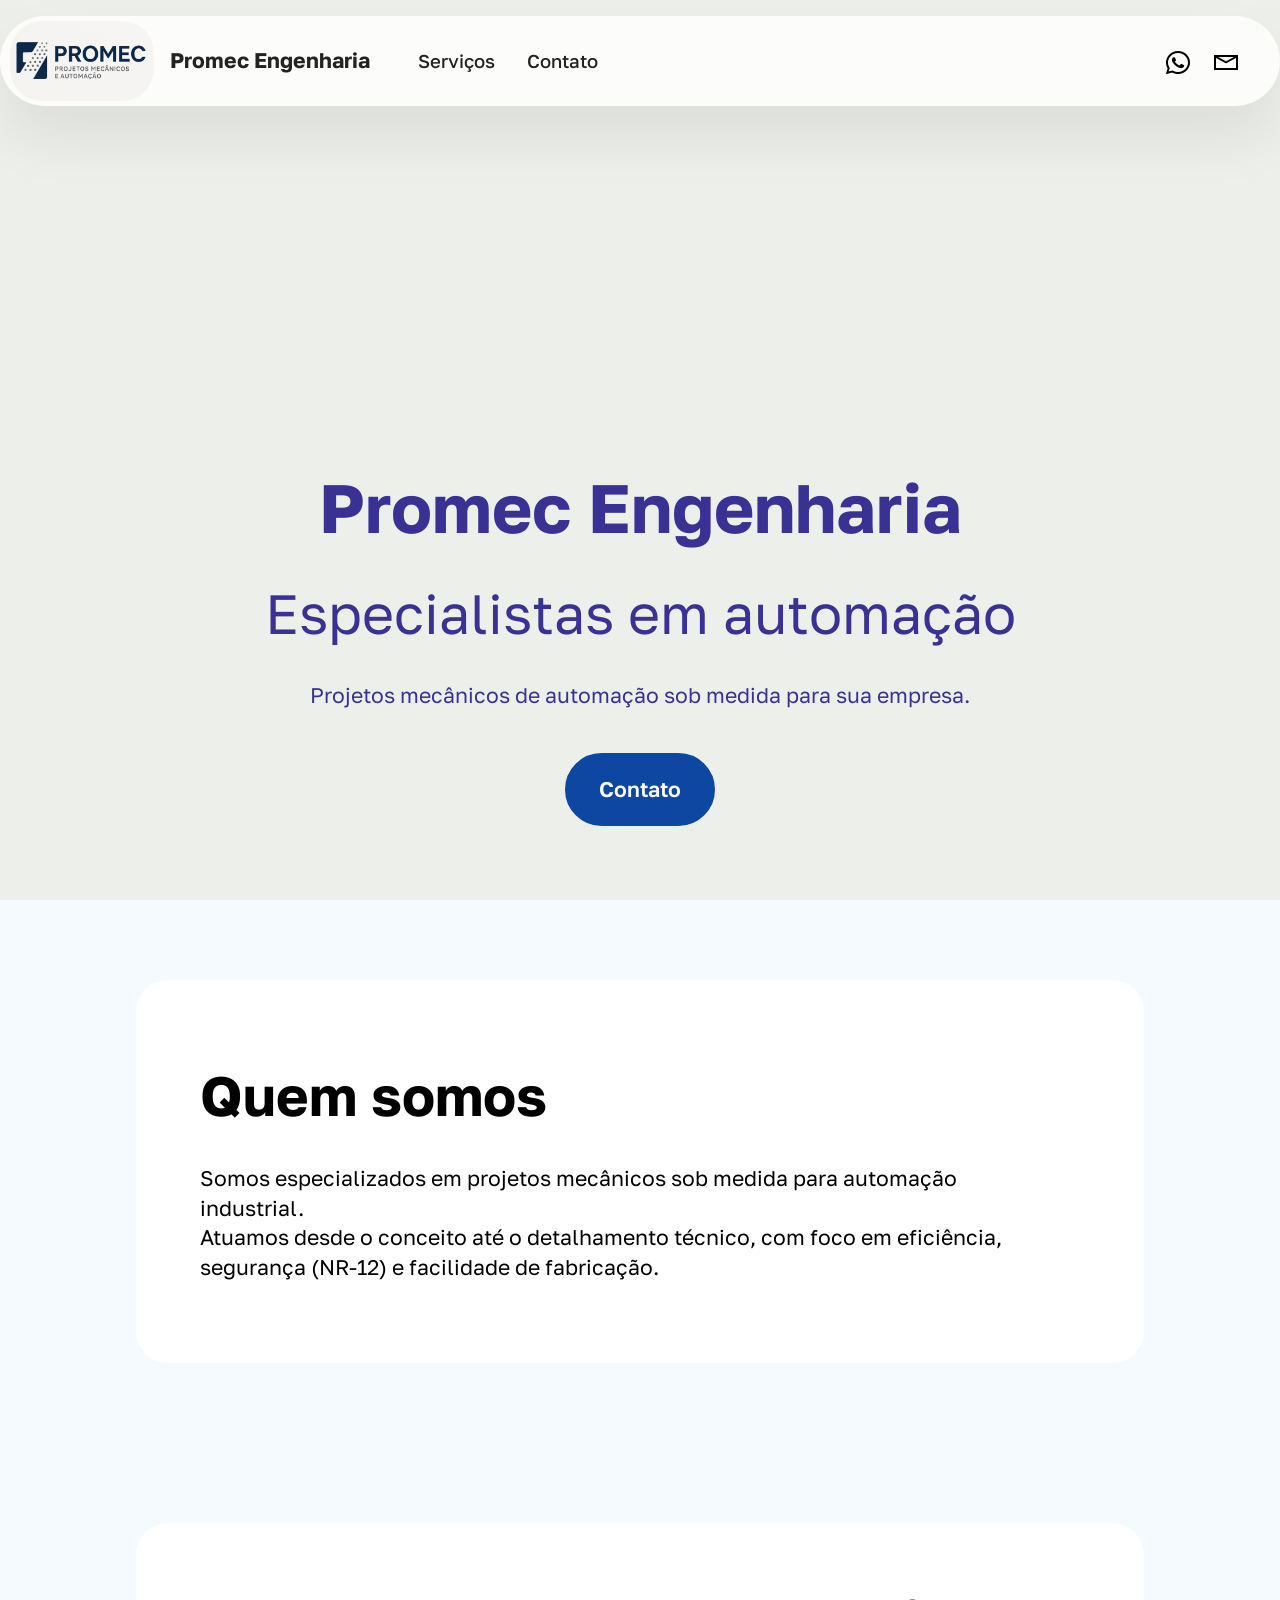
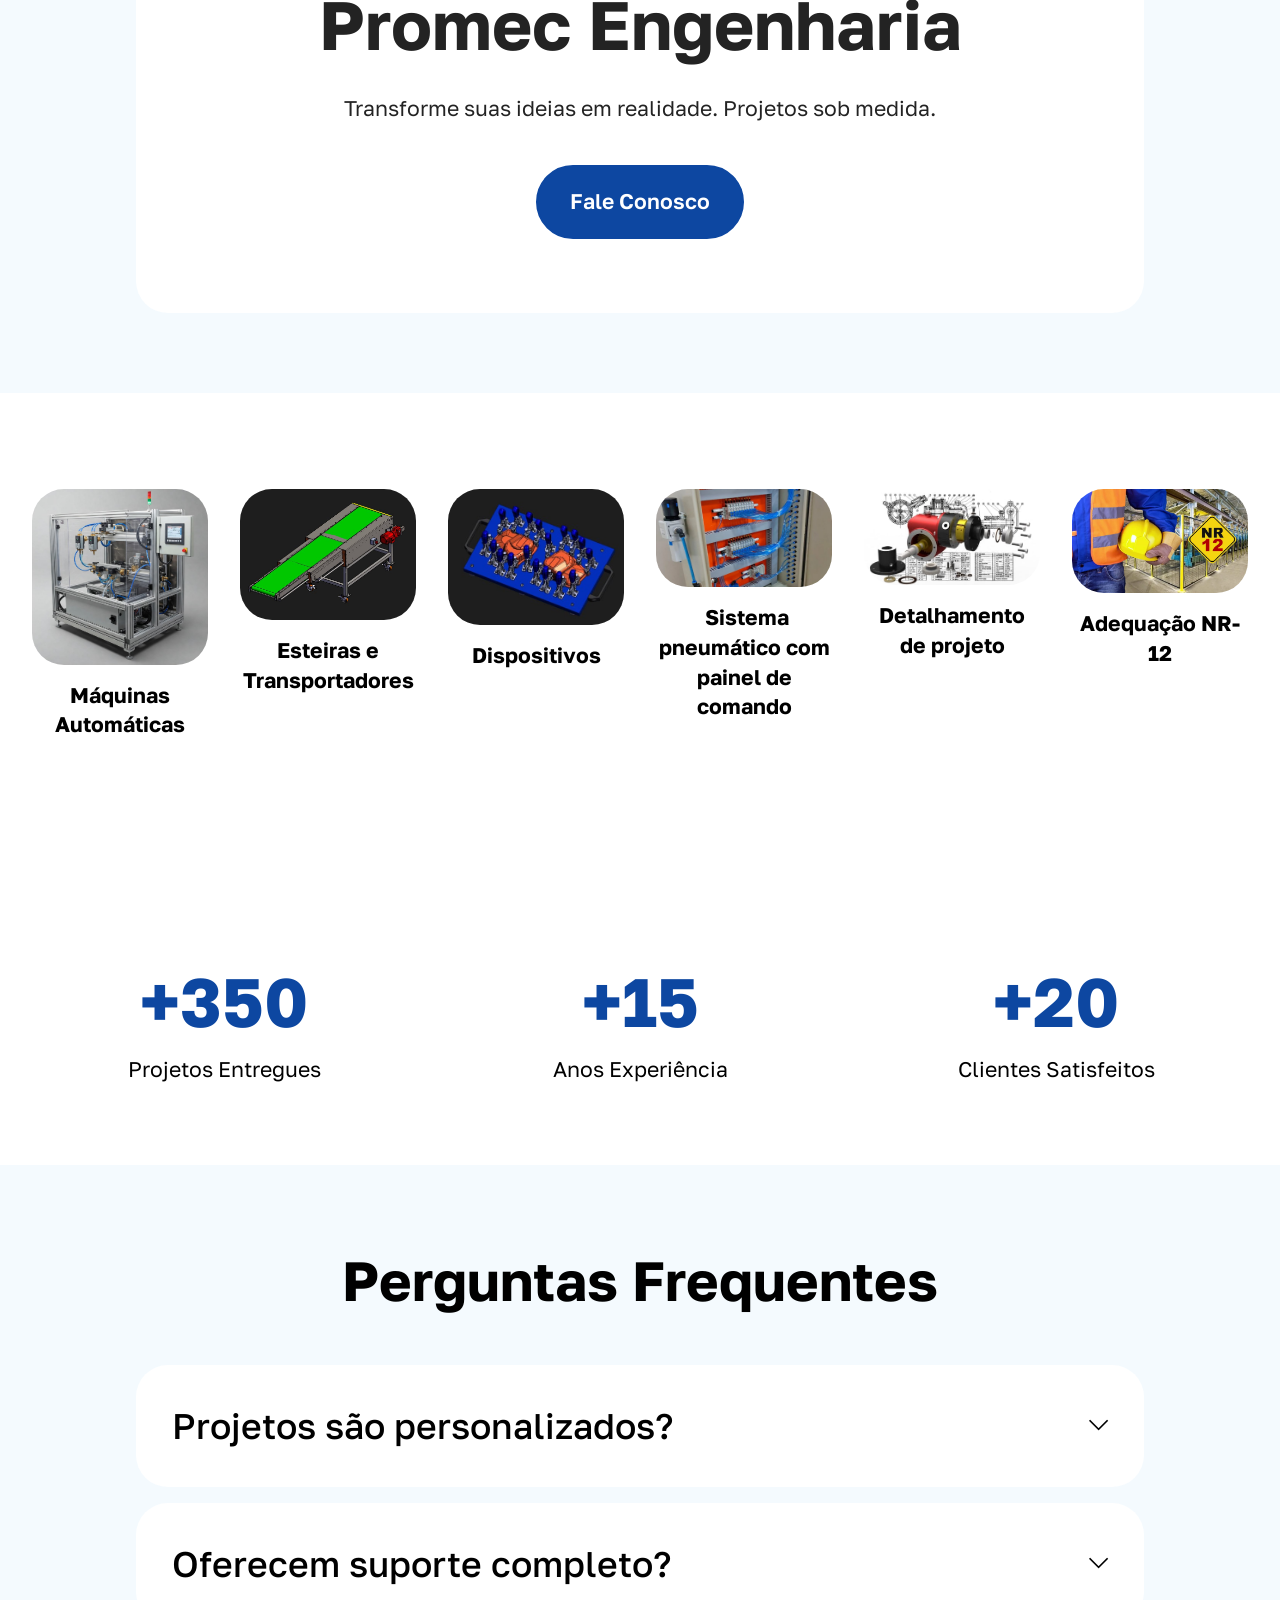
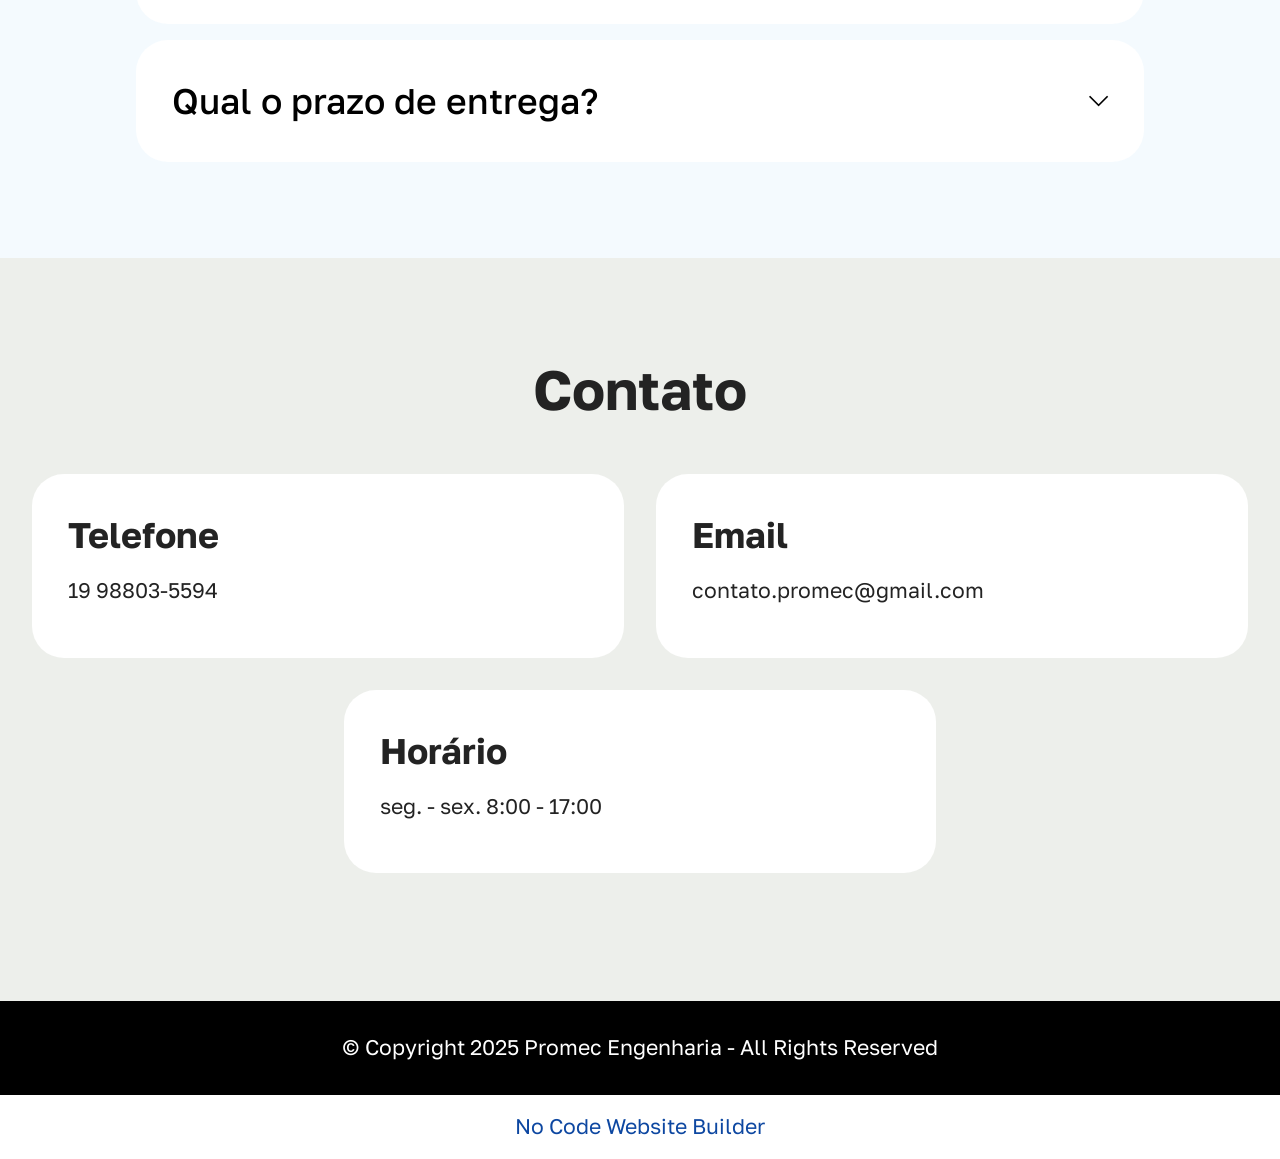
<file: index.html>
<!DOCTYPE html>
<html  >
<head>
  <!-- Site made with Mobirise Website Builder v6.0.1, https://mobirise.com -->
  <meta charset="UTF-8">
  <meta http-equiv="X-UA-Compatible" content="IE=edge">
  <meta name="generator" content="Mobirise v6.0.1, mobirise.com">
  <meta name="viewport" content="width=device-width, initial-scale=1, minimum-scale=1">
  <link rel="shortcut icon" href="assets/images/logo-moderno-da-promec.png-251x251.png" type="image/x-icon">
  <meta name="description" content="Precisa de um site profissional para seus serviços de engenharia mecânica? Ofereço projetos de automação personalizados. Design moderno, formulários para download e botão WhatsApp. Destaque sua expertise!">
  
  
  <title>Promec Engenharia | Projetos Mecânicos e Automação Industrial</title>
  <link rel="stylesheet" href="assets/web/assets/mobirise-icons2/mobirise2.css">
  <link rel="stylesheet" href="assets/bootstrap/css/bootstrap.min.css">
  <link rel="stylesheet" href="assets/bootstrap/css/bootstrap-grid.min.css">
  <link rel="stylesheet" href="assets/bootstrap/css/bootstrap-reboot.min.css">
  <link rel="stylesheet" href="assets/dropdown/css/style.css">
  <link rel="stylesheet" href="assets/socicon/css/styles.css">
  <link rel="stylesheet" href="assets/theme/css/style.css">
  <link rel="preload" href="https://fonts.googleapis.com/css2?family=Golos+Text:wght@400;700&display=swap&display=swap" as="style" onload="this.onload=null;this.rel='stylesheet'">
  <noscript><link rel="stylesheet" href="https://fonts.googleapis.com/css2?family=Golos+Text:wght@400;700&display=swap&display=swap"></noscript>
  <link rel="preload" as="style" href="assets/mobirise/css/mbr-additional.css?v=OiFXTa"><link rel="stylesheet" href="assets/mobirise/css/mbr-additional.css?v=OiFXTa" type="text/css">

  
  
  
</head>
<body>

<!-- Analytics -->
<title>Projetos Mecânicos e Automação Industrial | Promec Engenharia</title>

<!-- /Analytics -->


  
  <section data-bs-version="5.1" class="menu menu2 cid-uKUZ6IhEo7" once="menu" id="menu-5-uKUZ6IhEo7">
	

	<nav class="navbar navbar-dropdown navbar-fixed-top navbar-expand-lg">
		<div class="container">
			<div class="navbar-brand">
				<span class="navbar-logo">
					<a href="index.html">
						<img src="assets/images/logo-moderno-da-promec.png-251x251.png" alt="" style="height: 5rem;">
					</a>
				</span>
				<span class="navbar-caption-wrap"><a class="navbar-caption text-black text-primary display-7" href="index.html">Promec Engenharia</a></span>
			</div>
			<button class="navbar-toggler" type="button" data-toggle="collapse" data-bs-toggle="collapse" data-target="#navbarSupportedContent" data-bs-target="#navbarSupportedContent" aria-controls="navbarNavAltMarkup" aria-expanded="false" aria-label="Toggle navigation">
				<div class="hamburger">
					<span></span>
					<span></span>
					<span></span>
					<span></span>
				</div>
			</button>
			<div class="collapse navbar-collapse" id="navbarSupportedContent">
				<ul class="navbar-nav nav-dropdown nav-right" data-app-modern-menu="true"><li class="nav-item">
						<a class="nav-link link text-black text-primary display-4" href="index.html#features013-4">Serviços</a>
					</li>
					
					<li class="nav-item">
						<a class="nav-link link text-black text-primary display-4" href="index.html#contacts01-0">Contato</a>
					</li></ul>
				<div class="icons-menu">
					<a class="iconfont-wrapper" href="https://wa.me/5519988035594">
						<span class="p-2 mbr-iconfont socicon-whatsapp socicon"></span>
					</a>
					<a class="iconfont-wrapper" href="mailto:contato.promec@gmail.com">
						<span class="p-2 mbr-iconfont mobi-mbri-letter mobi-mbri"></span>
					</a>
					
					
				</div>
				
			</div>
		</div>
	</nav>
</section>

<section data-bs-version="5.1" class="header16 cid-uKUZ6IhaR8 mbr-fullscreen" id="hero-17-uKUZ6IhaR8">
  
  
  <div class="container-fluid">
    <div class="row">
      <div class="content-wrap col-12 col-md-12">
        <h1 class="mbr-section-title mbr-fonts-style mbr-white mb-4 display-1">
          <strong>Promec Engenharia</strong></h1>
        <h2 class="mbr-section-subtitle mbr-fonts-style mbr-white mb-4 display-2">
          Especialistas em automação</h2>
        <p class="mbr-fonts-style mbr-text mbr-white mb-4 display-7">Projetos mecânicos de automação sob medida para sua empresa.</p>
        <div class="mbr-section-btn"><a class="btn btn-primary display-7" href="index.html#contacts01-0">Contato</a></div>
      </div>
    </div>
  </div>
</section>

<section data-bs-version="5.1" class="article07 cid-uKUZ6Ih48y" id="about-me-7-uKUZ6Ih48y">
  

  
  
  <div class="container">
    <div class="row justify-content-center">
      <div class="card col-md-12 col-lg-10">
        <div class="card-wrapper">
          <h3 class="card-title mbr-fonts-style mbr-white mt-3 mb-4 display-2">
            <strong>Quem somos</strong></h3>
          <div class="row card-box align-left">
            
            <div class="item features-without-image col-12 active">
              <div class="item-wrapper">
                
                <p class="mbr-text mbr-fonts-style display-7">Somos especializados em projetos mecânicos sob medida para automação industrial.<br>Atuamos desde o conceito até o detalhamento técnico, com foco em eficiência, segurança (NR-12) e facilidade de fabricação.</p>
              </div>
            </div>
            
          </div>
          
        </div>
      </div>
    </div>
  </div>
</section>

<section data-bs-version="5.1" class="header14 cid-uKUZ6IiabH" id="call-to-action-10-uKUZ6IiabH">
    

    
    
    <div class="container">
        <div class="row justify-content-center">
            <div class="card col-12 col-md-12 col-lg-10">
                <div class="card-wrapper">
                    <div class="card-box align-center">
                        <h1 class="card-title mbr-fonts-style mb-4 display-1">
                            <strong>Promec Engenharia</strong></h1>
                        <p class="mbr-text mbr-fonts-style mb-4 display-7">Transforme suas ideias em realidade. Projetos sob medida.</p>
                        <div class="mbr-section-btn mt-4"><a class="btn btn-primary display-7" href="index.html#contacts01-0">Fale Conosco</a></div>
                    </div>
                </div>
            </div>
        </div>
    </div>
</section>

<section data-bs-version="5.1" class="features13 start cid-uKVkOumxq7" id="features013-4">
    

<div class="container-fluid">
  <div class="row justify-content-center">
    <div class="col-12 content-head">
      
    </div>
  </div>
  <div class="row mbr-section-content">
    <div class="item features-image col-6 col-md-4 col-lg-2">
      <div class="item-wrapper">
        <div class="item-img">
          <img src="assets/images/gemini-generated-image-cphr5ocphr5ocphr.jpeg-921x921.jpg" alt="Mobirise Website Builder" title="" data-slide-to="0" data-bs-slide-to="0">
        </div>
        <div class="item-content align-left mt-3">
          <h5 class="item-title mbr-fonts-style mb-3 display-7"><strong>Máquinas Automáticas</strong></h5>
          
          
        </div>
        
      </div>
    </div>
    <div class="item features-image col-6 col-md-4 col-lg-2">
      <div class="item-wrapper">
        <div class="item-img">
          <img src="assets/images/captura-de-tela-2025-05-03-201329.jpg-697x520.jpg" alt="Mobirise Website Builder" title="" data-slide-to="1" data-bs-slide-to="1">
        </div>
        <div class="item-content align-left mt-3">
          <h5 class="item-title mbr-fonts-style mb-3 display-7">
            <strong>Esteiras e Transportadores</strong></h5>
          
          
        </div>
        
      </div>
    </div>
    <div class="item features-image col-6 col-md-4 col-lg-2">
      <div class="item-wrapper">
        <div class="item-img">
          <img src="assets/images/captura-de-tela-2025-05-11-175814.jpg-409x318.jpg" alt="Mobirise Website Builder" title="" data-slide-to="2" data-bs-slide-to="2">
        </div>
        <div class="item-content align-left mt-3">
          <h5 class="item-title mbr-fonts-style mb-3 display-7">
            <strong>Dispositivos</strong></h5>
          
          
        </div>
        
      </div>
    </div>
    <div class="item features-image col-6 col-md-4 col-lg-2">
      <div class="item-wrapper">
        <div class="item-img">
          <img src="assets/images/painel-pneu.jpg-863x972.jpg" alt="Mobirise Website Builder" title="" data-slide-to="3" data-bs-slide-to="3">
        </div>
        <div class="item-content align-left mt-3">
          <h5 class="item-title mbr-fonts-style mb-3 display-7"><strong>&nbsp;Sistema pneumático com painel de comando</strong></h5>
          
          
        </div>
        
      </div>
    </div>
    <div class="item features-image col-6 col-md-4 col-lg-2">
      <div class="item-wrapper">
        <div class="item-img">
          <img src="assets/images/01.jpg-409x225.jpg" alt="Mobirise Website Builder" title="" data-slide-to="4" data-bs-slide-to="4">
        </div>
        <div class="item-content align-left mt-3">
          <h5 class="item-title mbr-fonts-style mb-3 display-7">
            <strong>Detalhamento de projeto</strong></h5>
          
          
        </div>
        
      </div>
    </div>
    <div class="item features-image col-6 col-md-4 col-lg-2">
      <div class="item-wrapper">
        <div class="item-img">
          <img src="assets/images/nr-12-a.webp" alt="Mobirise Website Builder" title="" data-slide-to="5" data-bs-slide-to="5">
        </div>
        <div class="item-content align-left mt-3">
          <h5 class="item-title mbr-fonts-style mb-3 display-7">
            <strong>Adequação NR-12</strong></h5>
          
          
        </div>
        
      </div>
    </div>

  </div>
</div>
</section>

<section data-bs-version="5.1" class="features10 cid-uKUZ6IjV0F" id="metrics-2-uKUZ6IjV0F">
  

  
  
  <div class="container">
    
    <div class="row justify-content-center">
      <div class="item features-without-image col-12 col-md-6 col-lg-4">
        <div class="item-wrapper">
          <div class="card-box align-left">
            
            <p class="card-title mbr-fonts-style mb-3 display-1">
              <strong>+350</strong>
            </p>
            <p class="card-text mbr-fonts-style mb-3 display-7">Projetos Entregues</p>
            
          </div>
        </div>
      </div>
      <div class="item features-without-image col-12 col-md-6 col-lg-4">
        <div class="item-wrapper">
          <div class="card-box align-left">
            
            <p class="card-title mbr-fonts-style mb-3 display-1">
              <strong>+15</strong>
            </p>
            <p class="card-text mbr-fonts-style mb-3 display-7">Anos Experiência</p>
            
          </div>
        </div>
      </div>
      <div class="item features-without-image col-12 col-md-6 col-lg-4">
        <div class="item-wrapper">
          <div class="card-box align-left">
            
            <p class="card-title mbr-fonts-style mb-3 display-1"><strong>+20</strong></p>
            <p class="card-text mbr-fonts-style mb-3 display-7">Clientes Satisfeitos</p>
            
          </div>
        </div>
      </div>
    </div>
  </div>
</section>

<section data-bs-version="5.1" class="list1 cid-uKUZ6IiSwF" id="faq-1-uKUZ6IiSwF">
    
    
    <div class="container">
        <div class="row justify-content-center">
            <div class="col-12 col-md-12 col-lg-10 m-auto">
                <div class="content">
                    <div class="row justify-content-center mb-5">
                        <div class="col-12 content-head">
                            <div class="mbr-section-head">
                                <h4 class="mbr-section-title mbr-fonts-style align-center mb-0 display-2">
                                    <strong>Perguntas Frequentes</strong>
                                </h4>
                                
                            </div>
                        </div>
                    </div>
                    <div id="bootstrap-accordion_7" class="panel-group accordionStyles accordion" role="tablist" aria-multiselectable="true">
                        <div class="card">
                            <div class="card-header" role="tab" id="headingOne">
                                <a role="button" class="panel-title collapsed" data-toggle="collapse" data-bs-toggle="collapse" data-core="" href="#collapse1_7" aria-expanded="false" aria-controls="collapse1">
                                    <h6 class="panel-title-edit mbr-semibold mbr-fonts-style mb-0 display-5">Projetos são personalizados?</h6>
                                    <span class="sign mbr-iconfont mobi-mbri-arrow-down"></span>
                                </a>
                            </div>
                            <div id="collapse1_7" class="panel-collapse noScroll collapse" role="tabpanel" aria-labelledby="headingOne" data-parent="#accordion" data-bs-parent="#bootstrap-accordion_7">
                                <div class="panel-body">
                                    <p class="mbr-fonts-style panel-text display-7">Nossos projetos são personalizados para atender às suas necessidades específicas, garantindo soluções eficientes e inovadoras.</p>
                                </div>
                            </div>
                        </div>
                        <div class="card">
                            <div class="card-header" role="tab" id="headingOne">
                                <a role="button" class="panel-title collapsed" data-toggle="collapse" data-bs-toggle="collapse" data-core="" href="#collapse2_7" aria-expanded="false" aria-controls="collapse2">
                                    <h6 class="panel-title-edit mbr-semibold mbr-fonts-style mb-0 display-5">Oferecem suporte completo?</h6>
                                    <span class="sign mbr-iconfont mobi-mbri-arrow-down"></span>
                                </a>
                            </div>
                            <div id="collapse2_7" class="panel-collapse noScroll collapse" role="tabpanel" aria-labelledby="headingOne" data-parent="#accordion" data-bs-parent="#bootstrap-accordion_7">
                                <div class="panel-body">
                                    <p class="mbr-fonts-style panel-text display-7">Sim, oferecemos suporte completo desde a concepção até a implementação do projeto, assegurando a sua satisfação.</p>
                                </div>
                            </div>
                        </div>
                        <div class="card">
                            <div class="card-header" role="tab" id="headingOne">
                                <a role="button" class="panel-title collapsed" data-toggle="collapse" data-bs-toggle="collapse" data-core="" href="#collapse3_7" aria-expanded="false" aria-controls="collapse3">
                                    <h6 class="panel-title-edit mbr-semibold mbr-fonts-style mb-0 display-5">Qual o prazo de entrega?</h6>
                                    <span class="sign mbr-iconfont mobi-mbri-arrow-down"></span>
                                </a>
                            </div>
                            <div id="collapse3_7" class="panel-collapse noScroll collapse" role="tabpanel" aria-labelledby="headingOne" data-parent="#accordion" data-bs-parent="#bootstrap-accordion_7">
                                <div class="panel-body">
                                    <p class="mbr-fonts-style panel-text display-7">O tempo de desenvolvimento varia conforme a complexidade do projeto, mas sempre buscamos entregar no menor prazo possível.</p>
                                </div>
                            </div>
                        </div>
                        
                        
                        
                    </div>
                </div>
            </div>
        </div>
    </div>
</section>

<section data-bs-version="5.1" class="contacts01 cid-uKVjkkOUnB" id="contacts01-0">
    

    
    
    <div class="container">
        <div class="row justify-content-center">
            <div class="col-12 content-head">
                <div class="mbr-section-head mb-5">
                    <h3 class="mbr-section-title mbr-fonts-style align-center mb-0 display-2">
                        <strong>Contato</strong></h3>
                    
                </div>
            </div>
        </div>
        <div class="row">
            <div class="item features-without-image col-12 col-md-6 active">
                <div class="item-wrapper">
                    <div class="text-wrapper">
                        <h6 class="card-title mbr-fonts-style mb-3 display-5">
                            <strong>Telefone</strong></h6>
                        <p class="mbr-text mbr-fonts-style display-7">19 98803-5594</p>
                    </div>
                </div>
            </div>
            <div class="item features-without-image col-12 col-md-6">
                <div class="item-wrapper">
                    <div class="text-wrapper">
                        <h6 class="card-title mbr-fonts-style mb-3 display-5">
                            <strong>Email</strong>
                        </h6>
                        <p class="mbr-text mbr-fonts-style display-7">contato.promec@gmail.com</p>
                    </div>
                </div>
            </div>
            
            <div class="item features-without-image col-12 col-md-6">
                <div class="item-wrapper">
                    <div class="text-wrapper">
                        <h6 class="card-title mbr-fonts-style mb-3 display-5">
                            <strong>Horário</strong></h6>
                        <p class="mbr-text mbr-fonts-style display-7">seg. - sex. 8:00 - 17:00
                        </p>
                    </div>
                </div>
            </div>
        </div>
    </div>
</section>

<section data-bs-version="5.1" class="footer4 cid-uKVksOF83C" once="footers" id="footer04-3">

    

    

    <div class="container">
        <div class="media-container-row align-center mbr-white">
            <div class="col-12">
                <p class="mbr-text mb-0 mbr-fonts-style display-7">
                    © Copyright 2025 Promec Engenharia - All Rights Reserved
                </p>
            </div>
        </div>
    </div>
</section><section class="display-7" style="padding: 0;align-items: center;justify-content: center;flex-wrap: wrap;    align-content: center;display: flex;position: relative;height: 4rem;"><a href="https://mobiri.se/" style="flex: 1 1;height: 4rem;position: absolute;width: 100%;z-index: 1;"><img alt="" style="height: 4rem;" src="[data-uri]"></a><p style="margin: 0;text-align: center;" class="display-7">&#8204;</p><a style="z-index:1" href="https://mobirise.com/builder/no-code-website-builder.html">No Code Website Builder</a></section><script src="assets/bootstrap/js/bootstrap.bundle.min.js"></script>  <script src="assets/smoothscroll/smooth-scroll.js"></script>  <script src="assets/ytplayer/index.js"></script>  <script src="assets/dropdown/js/navbar-dropdown.js"></script>  <script src="assets/mbr-switch-arrow/mbr-switch-arrow.js"></script>  <script src="assets/theme/js/script.js"></script>  
  
  
</body>
</html>
</file>
<file: assets/web/assets/mobirise-icons2/mobirise2.css>
@font-face {
  font-family: 'Moririse2';
  font-display: swap;
  src:  url('mobirise2.eot?f2bix4');
  src:  url('mobirise2.eot?f2bix4#iefix') format('embedded-opentype'),
    url('mobirise2.ttf?f2bix4') format('truetype'),
    url('mobirise2.woff?f2bix4') format('woff'),
    url('mobirise2.svg?f2bix4#mobirise2') format('svg');
  font-weight: normal;
  font-style: normal;
}

[class^="mobi-"], [class*=" mobi-"] {
  /* use !important to prevent issues with browser extensions that change fonts */
  font-family: 'Moririse2' !important;
  speak: none;
  font-style: normal;
  font-weight: normal;
  font-variant: normal;
  text-transform: none;
  line-height: 1;

  /* Better Font Rendering =========== */
  -webkit-font-smoothing: antialiased;
  -moz-osx-font-smoothing: grayscale;
}

.mobi-mbri-add-submenu:before {
  content: "\e900";
}
.mobi-mbri-alert:before {
  content: "\e901";
}
.mobi-mbri-align-center:before {
  content: "\e902";
}
.mobi-mbri-align-justify:before {
  content: "\e903";
}
.mobi-mbri-align-left:before {
  content: "\e904";
}
.mobi-mbri-align-right:before {
  content: "\e905";
}
.mobi-mbri-android:before {
  content: "\e906";
}
.mobi-mbri-apple:before {
  content: "\e907";
}
.mobi-mbri-arrow-down:before {
  content: "\e908";
}
.mobi-mbri-arrow-next:before {
  content: "\e909";
}
.mobi-mbri-arrow-prev:before {
  content: "\e90a";
}
.mobi-mbri-arrow-up:before {
  content: "\e90b";
}
.mobi-mbri-bold:before {
  content: "\e90c";
}
.mobi-mbri-bookmark:before {
  content: "\e90d";
}
.mobi-mbri-bootstrap:before {
  content: "\e90e";
}
.mobi-mbri-briefcase:before {
  content: "\e90f";
}
.mobi-mbri-browse:before {
  content: "\e910";
}
.mobi-mbri-bulleted-list:before {
  content: "\e911";
}
.mobi-mbri-calendar:before {
  content: "\e912";
}
.mobi-mbri-camera:before {
  content: "\e913";
}
.mobi-mbri-cart-add:before {
  content: "\e914";
}
.mobi-mbri-cart-full:before {
  content: "\e915";
}
.mobi-mbri-cash:before {
  content: "\e916";
}
.mobi-mbri-change-style:before {
  content: "\e917";
}
.mobi-mbri-chat:before {
  content: "\e918";
}
.mobi-mbri-clock:before {
  content: "\e919";
}
.mobi-mbri-close:before {
  content: "\e91a";
}
.mobi-mbri-cloud:before {
  content: "\e91b";
}
.mobi-mbri-code:before {
  content: "\e91c";
}
.mobi-mbri-contact-form:before {
  content: "\e91d";
}
.mobi-mbri-credit-card:before {
  content: "\e91e";
}
.mobi-mbri-cursor-click:before {
  content: "\e91f";
}
.mobi-mbri-cust-feedback:before {
  content: "\e920";
}
.mobi-mbri-database:before {
  content: "\e921";
}
.mobi-mbri-delivery:before {
  content: "\e922";
}
.mobi-mbri-desktop:before {
  content: "\e923";
}
.mobi-mbri-devices:before {
  content: "\e924";
}
.mobi-mbri-down:before {
  content: "\e925";
}
.mobi-mbri-download-2:before {
  content: "\e926";
}
.mobi-mbri-download:before {
  content: "\e927";
}
.mobi-mbri-drag-n-drop-2:before {
  content: "\e928";
}
.mobi-mbri-drag-n-drop:before {
  content: "\e929";
}
.mobi-mbri-edit-2:before {
  content: "\e92a";
}
.mobi-mbri-edit:before {
  content: "\e92b";
}
.mobi-mbri-error:before {
  content: "\e92c";
}
.mobi-mbri-extension:before {
  content: "\e92d";
}
.mobi-mbri-features:before {
  content: "\e92e";
}
.mobi-mbri-file:before {
  content: "\e92f";
}
.mobi-mbri-flag:before {
  content: "\e930";
}
.mobi-mbri-folder:before {
  content: "\e931";
}
.mobi-mbri-gift:before {
  content: "\e932";
}
.mobi-mbri-github:before {
  content: "\e933";
}
.mobi-mbri-globe-2:before {
  content: "\e934";
}
.mobi-mbri-globe:before {
  content: "\e935";
}
.mobi-mbri-growing-chart:before {
  content: "\e936";
}
.mobi-mbri-hearth:before {
  content: "\e937";
}
.mobi-mbri-help:before {
  content: "\e938";
}
.mobi-mbri-home:before {
  content: "\e939";
}
.mobi-mbri-hot-cup:before {
  content: "\e93a";
}
.mobi-mbri-idea:before {
  content: "\e93b";
}
.mobi-mbri-image-gallery:before {
  content: "\e93c";
}
.mobi-mbri-image-slider:before {
  content: "\e93d";
}
.mobi-mbri-info:before {
  content: "\e93e";
}
.mobi-mbri-italic:before {
  content: "\e93f";
}
.mobi-mbri-key:before {
  content: "\e940";
}
.mobi-mbri-laptop:before {
  content: "\e941";
}
.mobi-mbri-layers:before {
  content: "\e942";
}
.mobi-mbri-left-right:before {
  content: "\e943";
}
.mobi-mbri-left:before {
  content: "\e944";
}
.mobi-mbri-letter:before {
  content: "\e945";
}
.mobi-mbri-like:before {
  content: "\e946";
}
.mobi-mbri-link:before {
  content: "\e947";
}
.mobi-mbri-lock:before {
  content: "\e948";
}
.mobi-mbri-login:before {
  content: "\e949";
}
.mobi-mbri-logout:before {
  content: "\e94a";
}
.mobi-mbri-magic-stick:before {
  content: "\e94b";
}
.mobi-mbri-map-pin:before {
  content: "\e94c";
}
.mobi-mbri-menu:before {
  content: "\e94d";
}
.mobi-mbri-mobile-2:before {
  content: "\e94e";
}
.mobi-mbri-mobile-horizontal:before {
  content: "\e94f";
}
.mobi-mbri-mobile:before {
  content: "\e950";
}
.mobi-mbri-mobirise:before {
  content: "\e951";
}
.mobi-mbri-more-horizontal:before {
  content: "\e952";
}
.mobi-mbri-more-vertical:before {
  content: "\e953";
}
.mobi-mbri-music:before {
  content: "\e954";
}
.mobi-mbri-new-file:before {
  content: "\e955";
}
.mobi-mbri-numbered-list:before {
  content: "\e956";
}
.mobi-mbri-opened-folder:before {
  content: "\e957";
}
.mobi-mbri-pages:before {
  content: "\e958";
}
.mobi-mbri-paper-plane:before {
  content: "\e959";
}
.mobi-mbri-paperclip:before {
  content: "\e95a";
}
.mobi-mbri-phone:before {
  content: "\e95b";
}
.mobi-mbri-photo:before {
  content: "\e95c";
}
.mobi-mbri-photos:before {
  content: "\e95d";
}
.mobi-mbri-pin:before {
  content: "\e95e";
}
.mobi-mbri-play:before {
  content: "\e95f";
}
.mobi-mbri-plus:before {
  content: "\e960";
}
.mobi-mbri-preview:before {
  content: "\e961";
}
.mobi-mbri-print:before {
  content: "\e962";
}
.mobi-mbri-protect:before {
  content: "\e963";
}
.mobi-mbri-question:before {
  content: "\e964";
}
.mobi-mbri-quote-left:before {
  content: "\e965";
}
.mobi-mbri-quote-right:before {
  content: "\e966";
}
.mobi-mbri-redo:before {
  content: "\e967";
}
.mobi-mbri-refresh:before {
  content: "\e968";
}
.mobi-mbri-responsive-2:before {
  content: "\e969";
}
.mobi-mbri-responsive:before {
  content: "\e96a";
}
.mobi-mbri-right:before {
  content: "\e96b";
}
.mobi-mbri-rocket:before {
  content: "\e96c";
}
.mobi-mbri-sad-face:before {
  content: "\e96d";
}
.mobi-mbri-sale:before {
  content: "\e96e";
}
.mobi-mbri-save:before {
  content: "\e96f";
}
.mobi-mbri-search:before {
  content: "\e970";
}
.mobi-mbri-setting-2:before {
  content: "\e971";
}
.mobi-mbri-setting-3:before {
  content: "\e972";
}
.mobi-mbri-setting:before {
  content: "\e973";
}
.mobi-mbri-share:before {
  content: "\e974";
}
.mobi-mbri-shopping-bag:before {
  content: "\e975";
}
.mobi-mbri-shopping-basket:before {
  content: "\e976";
}
.mobi-mbri-shopping-cart:before {
  content: "\e977";
}
.mobi-mbri-sites:before {
  content: "\e978";
}
.mobi-mbri-smile-face:before {
  content: "\e979";
}
.mobi-mbri-speed:before {
  content: "\e97a";
}
.mobi-mbri-star:before {
  content: "\e97b";
}
.mobi-mbri-success:before {
  content: "\e97c";
}
.mobi-mbri-sun:before {
  content: "\e97d";
}
.mobi-mbri-sun2:before {
  content: "\e97e";
}
.mobi-mbri-tablet-vertical:before {
  content: "\e97f";
}
.mobi-mbri-tablet:before {
  content: "\e980";
}
.mobi-mbri-target:before {
  content: "\e981";
}
.mobi-mbri-timer:before {
  content: "\e982";
}
.mobi-mbri-to-ftp:before {
  content: "\e983";
}
.mobi-mbri-to-local-drive:before {
  content: "\e984";
}
.mobi-mbri-touch-swipe:before {
  content: "\e985";
}
.mobi-mbri-touch:before {
  content: "\e986";
}
.mobi-mbri-trash:before {
  content: "\e987";
}
.mobi-mbri-underline:before {
  content: "\e988";
}
.mobi-mbri-undo:before {
  content: "\e989";
}
.mobi-mbri-unlink:before {
  content: "\e98a";
}
.mobi-mbri-unlock:before {
  content: "\e98b";
}
.mobi-mbri-up-down:before {
  content: "\e98c";
}
.mobi-mbri-up:before {
  content: "\e98d";
}
.mobi-mbri-update:before {
  content: "\e98e";
}
.mobi-mbri-upload-2:before {
  content: "\e98f";
}
.mobi-mbri-upload:before {
  content: "\e990";
}
.mobi-mbri-user-2:before {
  content: "\e991";
}
.mobi-mbri-user:before {
  content: "\e992";
}
.mobi-mbri-users:before {
  content: "\e993";
}
.mobi-mbri-video-play:before {
  content: "\e994";
}
.mobi-mbri-video:before {
  content: "\e995";
}
.mobi-mbri-watch:before {
  content: "\e996";
}
.mobi-mbri-website-theme-2:before {
  content: "\e997";
}
.mobi-mbri-website-theme:before {
  content: "\e998";
}
.mobi-mbri-wifi:before {
  content: "\e999";
}
.mobi-mbri-windows:before {
  content: "\e99a";
}
.mobi-mbri-zoom-in:before {
  content: "\e99b";
}
.mobi-mbri-zoom-out:before {
  content: "\e99c";
}
</file>
<file: assets/dropdown/css/style.css>
.navbar-dropdown {
  left: 0;
  padding: 0;
  position: absolute;
  right: 0;
  top: 0;
  transition: all 0.45s ease;
  z-index: 1030;
  background: #282828; }
  .navbar-dropdown .navbar-logo {
    margin-right: 0.8rem;
    transition: margin 0.3s ease-in-out;
    vertical-align: middle; }
    .navbar-dropdown .navbar-logo img {
      height: 3.125rem;
      transition: all 0.3s ease-in-out; }
    .navbar-dropdown .navbar-logo.mbr-iconfont {
      font-size: 3.125rem;
      line-height: 3.125rem; }
  .navbar-dropdown .navbar-caption {
    font-weight: 700;
    white-space: normal;
    vertical-align: -4px;
    line-height: 3.125rem !important; }
    .navbar-dropdown .navbar-caption, .navbar-dropdown .navbar-caption:hover {
      color: inherit;
      text-decoration: none; }
  .navbar-dropdown .mbr-iconfont + .navbar-caption {
    vertical-align: -1px; }
  .navbar-dropdown.navbar-fixed-top {
    position: fixed; }
  .navbar-dropdown .navbar-brand span {
    vertical-align: -4px; }
  .navbar-dropdown.bg-color.transparent {
    background: none; }
  .navbar-dropdown.navbar-short .navbar-brand {
    padding: 0.625rem 0; }
    .navbar-dropdown.navbar-short .navbar-brand span {
      vertical-align: -1px; }
  .navbar-dropdown.navbar-short .navbar-caption {
    line-height: 2.375rem !important;
    vertical-align: -2px; }
  .navbar-dropdown.navbar-short .navbar-logo {
    margin-right: 0.5rem; }
    .navbar-dropdown.navbar-short .navbar-logo img {
      height: 2.375rem; }
    .navbar-dropdown.navbar-short .navbar-logo.mbr-iconfont {
      font-size: 2.375rem;
      line-height: 2.375rem; }
  .navbar-dropdown.navbar-short .mbr-table-cell {
    height: 3.625rem; }
  .navbar-dropdown .navbar-close {
    left: 0.6875rem;
    position: fixed;
    top: 0.75rem;
    z-index: 1000; }
  .navbar-dropdown .hamburger-icon {
    content: "";
    display: inline-block;
    vertical-align: middle;
    width: 16px;
    -webkit-box-shadow: 0 -6px 0 1px #282828,0 0 0 1px #282828,0 6px 0 1px #282828;
    -moz-box-shadow: 0 -6px 0 1px #282828,0 0 0 1px #282828,0 6px 0 1px #282828;
    box-shadow: 0 -6px 0 1px #282828,0 0 0 1px #282828,0 6px 0 1px #282828; }

.dropdown-menu .dropdown-toggle[data-toggle="dropdown-submenu"]::after {
  border-bottom: 0.35em solid transparent;
  border-left: 0.35em solid;
  border-right: 0;
  border-top: 0.35em solid transparent;
  margin-left: 0.3rem; }

.dropdown-menu .dropdown-item:focus {
  outline: 0; }

.nav-dropdown {
  font-size: 0.75rem;
  font-weight: 500;
  height: auto !important; }
  .nav-dropdown .nav-btn {
    padding-left: 1rem; }
  .nav-dropdown .link {
    margin: .667em 1.667em;
    font-weight: 500;
    padding: 0;
    transition: color .2s ease-in-out; }
    .nav-dropdown .link.dropdown-toggle {
      margin-right: 2.583em; }
      .nav-dropdown .link.dropdown-toggle::after {
        margin-left: .25rem;
        border-top: 0.35em solid;
        border-right: 0.35em solid transparent;
        border-left: 0.35em solid transparent;
        border-bottom: 0; }
      .nav-dropdown .link.dropdown-toggle[aria-expanded="true"] {
        margin: 0;
        padding: 0.667em 3.263em  0.667em 1.667em; }
  .nav-dropdown .link::after,
  .nav-dropdown .dropdown-item::after {
    color: inherit; }
  .nav-dropdown .btn {
    font-size: 0.75rem;
    font-weight: 700;
    letter-spacing: 0;
    margin-bottom: 0;
    padding-left: 1.25rem;
    padding-right: 1.25rem; }
  .nav-dropdown .dropdown-menu {
    border-radius: 0;
    border: 0;
    left: 0;
    margin: 0;
    padding-bottom: 1.25rem;
    padding-top: 1.25rem;
    position: relative; }
  .nav-dropdown .dropdown-submenu {
    margin-left: 0.125rem;
    top: 0; }
  .nav-dropdown .dropdown-item {
    font-weight: 500;
    line-height: 2;
    padding: 0.3846em 4.615em 0.3846em 1.5385em;
    position: relative;
    transition: color .2s ease-in-out, background-color .2s ease-in-out; }
    .nav-dropdown .dropdown-item::after {
      margin-top: -0.3077em;
      position: absolute;
      right: 1.1538em;
      top: 50%; }
    .nav-dropdown .dropdown-item:focus, .nav-dropdown .dropdown-item:hover {
      background: none; }

@media (max-width: 767px) {
  .nav-dropdown.navbar-toggleable-sm {
    bottom: 0;
    display: none;
    left: 0;
    overflow-x: hidden;
    position: fixed;
    top: 0;
    transform: translateX(-100%);
    -ms-transform: translateX(-100%);
    -webkit-transform: translateX(-100%);
    width: 18.75rem;
    z-index: 999; } }
.nav-dropdown.navbar-toggleable-xl {
  bottom: 0;
  display: none;
  left: 0;
  overflow-x: hidden;
  position: fixed;
  top: 0;
  transform: translateX(-100%);
  -ms-transform: translateX(-100%);
  -webkit-transform: translateX(-100%);
  width: 18.75rem;
  z-index: 999; }

.nav-dropdown-sm {
  display: block !important;
  overflow-x: hidden;
  overflow: auto;
  padding-top: 3.875rem; }
  .nav-dropdown-sm::after {
    content: "";
    display: block;
    height: 3rem;
    width: 100%; }
  .nav-dropdown-sm.collapse.in ~ .navbar-close {
    display: block !important; }
  .nav-dropdown-sm.collapsing, .nav-dropdown-sm.collapse.in {
    transform: translateX(0);
    -ms-transform: translateX(0);
    -webkit-transform: translateX(0);
    transition: all 0.25s ease-out;
    -webkit-transition: all 0.25s ease-out;
    background: #282828; }
  .nav-dropdown-sm.collapsing[aria-expanded="false"] {
    transform: translateX(-100%);
    -ms-transform: translateX(-100%);
    -webkit-transform: translateX(-100%); }
  .nav-dropdown-sm .nav-item {
    display: block;
    margin-left: 0 !important;
    padding-left: 0; }
  .nav-dropdown-sm .link,
  .nav-dropdown-sm .dropdown-item {
    border-top: 1px dotted rgba(255, 255, 255, 0.1);
    font-size: 0.8125rem;
    line-height: 1.6;
    margin: 0 !important;
    padding: 0.875rem 2.4rem 0.875rem 1.5625rem !important;
    position: relative;
    white-space: normal; }
    .nav-dropdown-sm .link:focus, .nav-dropdown-sm .link:hover,
    .nav-dropdown-sm .dropdown-item:focus,
    .nav-dropdown-sm .dropdown-item:hover {
      background: rgba(0, 0, 0, 0.2) !important;
      color: #c0a375; }
  .nav-dropdown-sm .nav-btn {
    position: relative;
    padding: 1.5625rem 1.5625rem 0 1.5625rem; }
    .nav-dropdown-sm .nav-btn::before {
      border-top: 1px dotted rgba(255, 255, 255, 0.1);
      content: "";
      left: 0;
      position: absolute;
      top: 0;
      width: 100%; }
    .nav-dropdown-sm .nav-btn + .nav-btn {
      padding-top: 0.625rem; }
      .nav-dropdown-sm .nav-btn + .nav-btn::before {
        display: none; }
  .nav-dropdown-sm .btn {
    padding: 0.625rem 0; }
  .nav-dropdown-sm .dropdown-toggle[data-toggle="dropdown-submenu"]::after {
    margin-left: .25rem;
    border-top: 0.35em solid;
    border-right: 0.35em solid transparent;
    border-left: 0.35em solid transparent;
    border-bottom: 0; }
  .nav-dropdown-sm .dropdown-toggle[data-toggle="dropdown-submenu"][aria-expanded="true"]::after {
    border-top: 0;
    border-right: 0.35em solid transparent;
    border-left: 0.35em solid transparent;
    border-bottom: 0.35em solid; }
  .nav-dropdown-sm .dropdown-menu {
    margin: 0;
    padding: 0;
    position: relative;
    top: 0;
    left: 0;
    width: 100%;
    border: 0;
    float: none;
    border-radius: 0;
    background: none; }
  .nav-dropdown-sm .dropdown-submenu {
    left: 100%;
    margin-left: 0.125rem;
    margin-top: -1.25rem;
    top: 0; }

.navbar-toggleable-sm .nav-dropdown .dropdown-menu {
  position: absolute; }

.navbar-toggleable-sm .nav-dropdown .dropdown-submenu {
  left: 100%;
  margin-left: 0.125rem;
  margin-top: -1.25rem;
  top: 0; }

.navbar-toggleable-sm.opened .nav-dropdown .dropdown-menu {
  position: relative; }

.navbar-toggleable-sm.opened .nav-dropdown .dropdown-submenu {
  left: 0;
  margin-left: 00rem;
  margin-top: 0rem;
  top: 0; }

.is-builder .nav-dropdown.collapsing {
  transition: none !important; }
</file>
<file: assets/socicon/css/styles.css>
@charset "UTF-8";

@font-face {
  font-family: 'Socicon';
  src:  url('../fonts/socicon.eot');
  src:  url('../fonts/socicon.eot?#iefix') format('embedded-opentype'),
    url('../fonts/socicon.woff2') format('woff2'),
    url('../fonts/socicon.ttf') format('truetype'),
    url('../fonts/socicon.woff') format('woff'),
    url('../fonts/socicon.svg#socicon') format('svg');
  font-weight: normal;
  font-style: normal;
  font-display: swap;
}

[data-icon]:before {
  font-family: "socicon" !important;
  content: attr(data-icon);
  font-style: normal !important;
  font-weight: normal !important;
  font-variant: normal !important;
  text-transform: none !important;
  speak: none;
  line-height: 1;
  -webkit-font-smoothing: antialiased;
  -moz-osx-font-smoothing: grayscale;
}

[class^="socicon-"], [class*=" socicon-"] {
  /* use !important to prevent issues with browser extensions that change fonts */
  font-family: 'Socicon' !important;
  speak: none;
  font-style: normal;
  font-weight: normal;
  font-variant: normal;
  text-transform: none;
  line-height: 1;

  /* Better Font Rendering =========== */
  -webkit-font-smoothing: antialiased;
  -moz-osx-font-smoothing: grayscale;
}

.socicon-500px:before {
  content: "\e000";
}
.socicon-8tracks:before {
  content: "\e001";
}
.socicon-airbnb:before {
  content: "\e002";
}
.socicon-alliance:before {
  content: "\e003";
}
.socicon-amazon:before {
  content: "\e004";
}
.socicon-amplement:before {
  content: "\e005";
}
.socicon-android:before {
  content: "\e006";
}
.socicon-angellist:before {
  content: "\e007";
}
.socicon-apple:before {
  content: "\e008";
}
.socicon-appnet:before {
  content: "\e009";
}
.socicon-baidu:before {
  content: "\e00a";
}
.socicon-bandcamp:before {
  content: "\e00b";
}
.socicon-battlenet:before {
  content: "\e00c";
}
.socicon-mixer:before {
  content: "\e00d";
}
.socicon-bebee:before {
  content: "\e00e";
}
.socicon-bebo:before {
  content: "\e00f";
}
.socicon-behance:before {
  content: "\e010";
}
.socicon-blizzard:before {
  content: "\e011";
}
.socicon-blogger:before {
  content: "\e012";
}
.socicon-buffer:before {
  content: "\e013";
}
.socicon-chrome:before {
  content: "\e014";
}
.socicon-coderwall:before {
  content: "\e015";
}
.socicon-curse:before {
  content: "\e016";
}
.socicon-dailymotion:before {
  content: "\e017";
}
.socicon-deezer:before {
  content: "\e018";
}
.socicon-delicious:before {
  content: "\e019";
}
.socicon-deviantart:before {
  content: "\e01a";
}
.socicon-diablo:before {
  content: "\e01b";
}
.socicon-digg:before {
  content: "\e01c";
}
.socicon-discord:before {
  content: "\e01d";
}
.socicon-disqus:before {
  content: "\e01e";
}
.socicon-douban:before {
  content: "\e01f";
}
.socicon-draugiem:before {
  content: "\e020";
}
.socicon-dribbble:before {
  content: "\e021";
}
.socicon-drupal:before {
  content: "\e022";
}
.socicon-ebay:before {
  content: "\e023";
}
.socicon-ello:before {
  content: "\e024";
}
.socicon-endomodo:before {
  content: "\e025";
}
.socicon-envato:before {
  content: "\e026";
}
.socicon-etsy:before {
  content: "\e027";
}
.socicon-facebook:before {
  content: "\e028";
}
.socicon-feedburner:before {
  content: "\e029";
}
.socicon-filmweb:before {
  content: "\e02a";
}
.socicon-firefox:before {
  content: "\e02b";
}
.socicon-flattr:before {
  content: "\e02c";
}
.socicon-flickr:before {
  content: "\e02d";
}
.socicon-formulr:before {
  content: "\e02e";
}
.socicon-forrst:before {
  content: "\e02f";
}
.socicon-foursquare:before {
  content: "\e030";
}
.socicon-friendfeed:before {
  content: "\e031";
}
.socicon-github:before {
  content: "\e032";
}
.socicon-goodreads:before {
  content: "\e033";
}
.socicon-google:before {
  content: "\e034";
}
.socicon-googlescholar:before {
  content: "\e035";
}
.socicon-googlegroups:before {
  content: "\e036";
}
.socicon-googlephotos:before {
  content: "\e037";
}
.socicon-googleplus:before {
  content: "\e038";
}
.socicon-grooveshark:before {
  content: "\e039";
}
.socicon-hackerrank:before {
  content: "\e03a";
}
.socicon-hearthstone:before {
  content: "\e03b";
}
.socicon-hellocoton:before {
  content: "\e03c";
}
.socicon-heroes:before {
  content: "\e03d";
}
.socicon-smashcast:before {
  content: "\e03e";
}
.socicon-horde:before {
  content: "\e03f";
}
.socicon-houzz:before {
  content: "\e040";
}
.socicon-icq:before {
  content: "\e041";
}
.socicon-identica:before {
  content: "\e042";
}
.socicon-imdb:before {
  content: "\e043";
}
.socicon-instagram:before {
  content: "\e044";
}
.socicon-issuu:before {
  content: "\e045";
}
.socicon-istock:before {
  content: "\e046";
}
.socicon-itunes:before {
  content: "\e047";
}
.socicon-keybase:before {
  content: "\e048";
}
.socicon-lanyrd:before {
  content: "\e049";
}
.socicon-lastfm:before {
  content: "\e04a";
}
.socicon-line:before {
  content: "\e04b";
}
.socicon-linkedin:before {
  content: "\e04c";
}
.socicon-livejournal:before {
  content: "\e04d";
}
.socicon-lyft:before {
  content: "\e04e";
}
.socicon-macos:before {
  content: "\e04f";
}
.socicon-mail:before {
  content: "\e050";
}
.socicon-medium:before {
  content: "\e051";
}
.socicon-meetup:before {
  content: "\e052";
}
.socicon-mixcloud:before {
  content: "\e053";
}
.socicon-modelmayhem:before {
  content: "\e054";
}
.socicon-mumble:before {
  content: "\e055";
}
.socicon-myspace:before {
  content: "\e056";
}
.socicon-newsvine:before {
  content: "\e057";
}
.socicon-nintendo:before {
  content: "\e058";
}
.socicon-npm:before {
  content: "\e059";
}
.socicon-odnoklassniki:before {
  content: "\e05a";
}
.socicon-openid:before {
  content: "\e05b";
}
.socicon-opera:before {
  content: "\e05c";
}
.socicon-outlook:before {
  content: "\e05d";
}
.socicon-overwatch:before {
  content: "\e05e";
}
.socicon-patreon:before {
  content: "\e05f";
}
.socicon-paypal:before {
  content: "\e060";
}
.socicon-periscope:before {
  content: "\e061";
}
.socicon-persona:before {
  content: "\e062";
}
.socicon-pinterest:before {
  content: "\e063";
}
.socicon-play:before {
  content: "\e064";
}
.socicon-player:before {
  content: "\e065";
}
.socicon-playstation:before {
  content: "\e066";
}
.socicon-pocket:before {
  content: "\e067";
}
.socicon-qq:before {
  content: "\e068";
}
.socicon-quora:before {
  content: "\e069";
}
.socicon-raidcall:before {
  content: "\e06a";
}
.socicon-ravelry:before {
  content: "\e06b";
}
.socicon-reddit:before {
  content: "\e06c";
}
.socicon-renren:before {
  content: "\e06d";
}
.socicon-researchgate:before {
  content: "\e06e";
}
.socicon-residentadvisor:before {
  content: "\e06f";
}
.socicon-reverbnation:before {
  content: "\e070";
}
.socicon-rss:before {
  content: "\e071";
}
.socicon-sharethis:before {
  content: "\e072";
}
.socicon-skype:before {
  content: "\e073";
}
.socicon-slideshare:before {
  content: "\e074";
}
.socicon-smugmug:before {
  content: "\e075";
}
.socicon-snapchat:before {
  content: "\e076";
}
.socicon-songkick:before {
  content: "\e077";
}
.socicon-soundcloud:before {
  content: "\e078";
}
.socicon-spotify:before {
  content: "\e079";
}
.socicon-stackexchange:before {
  content: "\e07a";
}
.socicon-stackoverflow:before {
  content: "\e07b";
}
.socicon-starcraft:before {
  content: "\e07c";
}
.socicon-stayfriends:before {
  content: "\e07d";
}
.socicon-steam:before {
  content: "\e07e";
}
.socicon-storehouse:before {
  content: "\e07f";
}
.socicon-strava:before {
  content: "\e080";
}
.socicon-streamjar:before {
  content: "\e081";
}
.socicon-stumbleupon:before {
  content: "\e082";
}
.socicon-swarm:before {
  content: "\e083";
}
.socicon-teamspeak:before {
  content: "\e084";
}
.socicon-teamviewer:before {
  content: "\e085";
}
.socicon-technorati:before {
  content: "\e086";
}
.socicon-telegram:before {
  content: "\e087";
}
.socicon-tripadvisor:before {
  content: "\e088";
}
.socicon-tripit:before {
  content: "\e089";
}
.socicon-triplej:before {
  content: "\e08a";
}
.socicon-tumblr:before {
  content: "\e08b";
}
.socicon-twitch:before {
  content: "\e08c";
}
.socicon-twitter:before {
  content: "\e08d";
}
.socicon-uber:before {
  content: "\e08e";
}
.socicon-ventrilo:before {
  content: "\e08f";
}
.socicon-viadeo:before {
  content: "\e090";
}
.socicon-viber:before {
  content: "\e091";
}
.socicon-viewbug:before {
  content: "\e092";
}
.socicon-vimeo:before {
  content: "\e093";
}
.socicon-vine:before {
  content: "\e094";
}
.socicon-vkontakte:before {
  content: "\e095";
}
.socicon-warcraft:before {
  content: "\e096";
}
.socicon-wechat:before {
  content: "\e097";
}
.socicon-weibo:before {
  content: "\e098";
}
.socicon-whatsapp:before {
  content: "\e099";
}
.socicon-wikipedia:before {
  content: "\e09a";
}
.socicon-windows:before {
  content: "\e09b";
}
.socicon-wordpress:before {
  content: "\e09c";
}
.socicon-wykop:before {
  content: "\e09d";
}
.socicon-xbox:before {
  content: "\e09e";
}
.socicon-xing:before {
  content: "\e09f";
}
.socicon-yahoo:before {
  content: "\e0a0";
}
.socicon-yammer:before {
  content: "\e0a1";
}
.socicon-yandex:before {
  content: "\e0a2";
}
.socicon-yelp:before {
  content: "\e0a3";
}
.socicon-younow:before {
  content: "\e0a4";
}
.socicon-youtube:before {
  content: "\e0a5";
}
.socicon-zapier:before {
  content: "\e0a6";
}
.socicon-zerply:before {
  content: "\e0a7";
}
.socicon-zomato:before {
  content: "\e0a8";
}
.socicon-zynga:before {
  content: "\e0a9";
}
.socicon-spreadshirt:before {
  content: "\e901";
}
.socicon-gamejolt:before {
  content: "\e902";
}
.socicon-trello:before {
  content: "\e903";
}
.socicon-tunein:before {
  content: "\e904";
}
.socicon-bloglovin:before {
  content: "\e905";
}
.socicon-gamewisp:before {
  content: "\e906";
}
.socicon-messenger:before {
  content: "\e907";
}
.socicon-pandora:before {
  content: "\e908";
}
.socicon-augment:before {
  content: "\e909";
}
.socicon-bitbucket:before {
  content: "\e90a";
}
.socicon-fyuse:before {
  content: "\e90b";
}
.socicon-yt-gaming:before {
  content: "\e90c";
}
.socicon-sketchfab:before {
  content: "\e90d";
}
.socicon-mobcrush:before {
  content: "\e90e";
}
.socicon-microsoft:before {
  content: "\e90f";
}
.socicon-realtor:before {
  content: "\e910";
}
.socicon-tidal:before {
  content: "\e911";
}
.socicon-qobuz:before {
  content: "\e912";
}
.socicon-natgeo:before {
  content: "\e913";
}
.socicon-mastodon:before {
  content: "\e914";
}
.socicon-unsplash:before {
  content: "\e915";
}
.socicon-homeadvisor:before {
  content: "\e916";
}
.socicon-angieslist:before {
  content: "\e917";
}
.socicon-codepen:before {
  content: "\e918";
}
.socicon-slack:before {
  content: "\e919";
}
.socicon-openaigym:before {
  content: "\e91a";
}
.socicon-logmein:before {
  content: "\e91b";
}
.socicon-fiverr:before {
  content: "\e91c";
}
.socicon-gotomeeting:before {
  content: "\e91d";
}
.socicon-aliexpress:before {
  content: "\e91e";
}
.socicon-guru:before {
  content: "\e91f";
}
.socicon-appstore:before {
  content: "\e920";
}
.socicon-homes:before {
  content: "\e921";
}
.socicon-zoom:before {
  content: "\e922";
}
.socicon-alibaba:before {
  content: "\e923";
}
.socicon-craigslist:before {
  content: "\e924";
}
.socicon-wix:before {
  content: "\e925";
}
.socicon-redfin:before {
  content: "\e926";
}
.socicon-googlecalendar:before {
  content: "\e927";
}
.socicon-shopify:before {
  content: "\e928";
}
.socicon-freelancer:before {
  content: "\e929";
}
.socicon-seedrs:before {
  content: "\e92a";
}
.socicon-bing:before {
  content: "\e92b";
}
.socicon-doodle:before {
  content: "\e92c";
}
.socicon-bonanza:before {
  content: "\e92d";
}
.socicon-squarespace:before {
  content: "\e92e";
}
.socicon-toptal:before {
  content: "\e92f";
}
.socicon-gust:before {
  content: "\e930";
}
.socicon-ask:before {
  content: "\e931";
}
.socicon-trulia:before {
  content: "\e932";
}
.socicon-loomly:before {
  content: "\e933";
}
.socicon-ghost:before {
  content: "\e934";
}
.socicon-upwork:before {
  content: "\e935";
}
.socicon-fundable:before {
  content: "\e936";
}
.socicon-booking:before {
  content: "\e937";
}
.socicon-googlemaps:before {
  content: "\e938";
}
.socicon-zillow:before {
  content: "\e939";
}
.socicon-niconico:before {
  content: "\e93a";
}
.socicon-toneden:before {
  content: "\e93b";
}
.socicon-crunchbase:before {
  content: "\e93c";
}
.socicon-homefy:before {
  content: "\e93d";
}
.socicon-calendly:before {
  content: "\e93e";
}
.socicon-livemaster:before {
  content: "\e93f";
}
.socicon-udemy:before {
  content: "\e940";
}
.socicon-codered:before {
  content: "\e941";
}
.socicon-origin:before {
  content: "\e942";
}
.socicon-nextdoor:before {
  content: "\e943";
}
.socicon-portfolio:before {
  content: "\e944";
}
.socicon-instructables:before {
  content: "\e945";
}
.socicon-gitlab:before {
  content: "\e946";
}
.socicon-hackernews:before {
  content: "\e947";
}
.socicon-smashwords:before {
  content: "\e948";
}
.socicon-kobo:before {
  content: "\e949";
}
.socicon-bookbub:before {
  content: "\e94a";
}
.socicon-mailru:before {
  content: "\e94b";
}
.socicon-moddb:before {
  content: "\e94c";
}
.socicon-indiedb:before {
  content: "\e94d";
}
.socicon-traxsource:before {
  content: "\e94e";
}
.socicon-gamefor:before {
  content: "\e94f";
}
.socicon-pixiv:before {
  content: "\e950";
}
.socicon-myanimelist:before {
  content: "\e951";
}
.socicon-blackberry:before {
  content: "\e952";
}
.socicon-wickr:before {
  content: "\e953";
}
.socicon-spip:before {
  content: "\e954";
}
.socicon-napster:before {
  content: "\e955";
}
.socicon-beatport:before {
  content: "\e956";
}
.socicon-hackerone:before {
  content: "\e957";
}
.socicon-internet:before {
  content: "\e958";
}
.socicon-ubuntu:before {
  content: "\e959";
}
.socicon-artstation:before {
  content: "\e95a";
}
.socicon-invision:before {
  content: "\e95b";
}
.socicon-torial:before {
  content: "\e95c";
}
.socicon-collectorz:before {
  content: "\e95d";
}
.socicon-seenthis:before {
  content: "\e95e";
}
.socicon-googleplaymusic:before {
  content: "\e95f";
}
.socicon-debian:before {
  content: "\e960";
}
.socicon-filmfreeway:before {
  content: "\e961";
}
.socicon-gnome:before {
  content: "\e962";
}
.socicon-itchio:before {
  content: "\e963";
}
.socicon-jamendo:before {
  content: "\e964";
}
.socicon-mix:before {
  content: "\e965";
}
.socicon-sharepoint:before {
  content: "\e966";
}
.socicon-tinder:before {
  content: "\e967";
}
.socicon-windguru:before {
  content: "\e968";
}
.socicon-cdbaby:before {
  content: "\e969";
}
.socicon-elementaryos:before {
  content: "\e96a";
}
.socicon-stage32:before {
  content: "\e96b";
}
.socicon-tiktok:before {
  content: "\e96c";
}
.socicon-gitter:before {
  content: "\e96d";
}
.socicon-letterboxd:before {
  content: "\e96e";
}
.socicon-threema:before {
  content: "\e96f";
}
.socicon-splice:before {
  content: "\e970";
}
.socicon-metapop:before {
  content: "\e971";
}
.socicon-naver:before {
  content: "\e972";
}
.socicon-remote:before {
  content: "\e973";
}
.socicon-flipboard:before {
  content: "\e974";
}
.socicon-googlehangouts:before {
  content: "\e975";
}
.socicon-dlive:before {
  content: "\e976";
}
.socicon-vsco:before {
  content: "\e977";
}
.socicon-stitcher:before {
  content: "\e978";
}
.socicon-avvo:before {
  content: "\e979";
}
.socicon-redbubble:before {
  content: "\e97a";
}
.socicon-society6:before {
  content: "\e97b";
}
.socicon-zazzle:before {
  content: "\e97c";
}
.socicon-eitaa:before {
  content: "\e97d";
}
.socicon-soroush:before {
  content: "\e97e";
}
.socicon-bale:before {
  content: "\e97f";
}
</file>
<file: assets/theme/css/style.css>
@charset "UTF-8";
section {
  background-color: #ffffff;
}

body {
  font-style: normal;
  line-height: 1.5;
  font-weight: 400;
  color: #232323;
  position: relative;
}

button {
  background-color: transparent;
  border-color: transparent;
}

.embla__button,
.carousel-control {
  background-color: #edefea !important;
  opacity: 0.8 !important;
  color: #464845 !important;
  border-color: #edefea !important;
}

.carousel .close,
.modalWindow .close {
  background-color: #edefea !important;
  color: #464845 !important;
  border-color: #edefea !important;
  opacity: 0.8 !important;
}

.carousel .close:hover,
.modalWindow .close:hover {
  opacity: 1 !important;
}

.carousel-indicators li {
  background-color: #edefea !important;
  border: 2px solid #464845 !important;
}

.carousel-indicators li:hover,
.carousel-indicators li:active {
  opacity: 0.8 !important;
}

.embla__button:hover,
.carousel-control:hover {
  background-color: #edefea !important;
  opacity: 1 !important;
}

.modalWindow-video-container {
  height: 80%;
}

section,
.container,
.container-fluid {
  position: relative;
  word-wrap: break-word;
}

a.mbr-iconfont:hover {
  text-decoration: none;
}

.article .lead p,
.article .lead ul,
.article .lead ol,
.article .lead pre,
.article .lead blockquote {
  margin-bottom: 0;
}

a {
  font-style: normal;
  font-weight: 400;
  cursor: pointer;
}
a, a:hover {
  text-decoration: none;
}

.mbr-section-title {
  font-style: normal;
  line-height: 1.3;
}

.mbr-section-subtitle {
  line-height: 1.3;
}

.mbr-text {
  font-style: normal;
  line-height: 1.7;
}

h1,
h2,
h3,
h4,
h5,
h6,
.display-1,
.display-2,
.display-4,
.display-5,
.display-7,
span,
p,
a {
  line-height: 1;
  word-break: break-word;
  word-wrap: break-word;
  font-weight: 400;
}

b,
strong {
  font-weight: bold;
}

input:-webkit-autofill, input:-webkit-autofill:hover, input:-webkit-autofill:focus, input:-webkit-autofill:active {
  transition-delay: 9999s;
  -webkit-transition-property: background-color, color;
  transition-property: background-color, color;
}

textarea[type=hidden] {
  display: none;
}

section {
  background-position: 50% 50%;
  background-repeat: no-repeat;
  background-size: cover;
}
section .mbr-background-video,
section .mbr-background-video-preview {
  position: absolute;
  bottom: 0;
  left: 0;
  right: 0;
  top: 0;
}

.hidden {
  visibility: hidden;
}

.mbr-z-index20 {
  z-index: 20;
}

/*! Base colors */
.mbr-white {
  color: #ffffff;
}

.mbr-black {
  color: #111111;
}

.mbr-bg-white {
  background-color: #ffffff;
}

.mbr-bg-black {
  background-color: #000000;
}

/*! Text-aligns */
.align-left {
  text-align: left;
}

.align-center {
  text-align: center;
}

.align-right {
  text-align: right;
}

/*! Font-weight  */
.mbr-light {
  font-weight: 300;
}

.mbr-regular {
  font-weight: 400;
}

.mbr-semibold {
  font-weight: 500;
}

.mbr-bold {
  font-weight: 700;
}

/*! Media  */
.media-content {
  flex-basis: 100%;
}

.media-container-row {
  display: flex;
  flex-direction: row;
  flex-wrap: wrap;
  justify-content: center;
  align-content: center;
  align-items: start;
}
.media-container-row .media-size-item {
  width: 400px;
}

.media-container-column {
  display: flex;
  flex-direction: column;
  flex-wrap: wrap;
  justify-content: center;
  align-content: center;
  align-items: stretch;
}
.media-container-column > * {
  width: 100%;
}

@media (min-width: 992px) {
  .media-container-row {
    flex-wrap: nowrap;
  }
}
figure {
  margin-bottom: 0;
  overflow: hidden;
}

figure[mbr-media-size] {
  transition: width 0.1s;
}

img,
iframe {
  display: block;
  width: 100%;
}

.card {
  background-color: transparent;
  border: none;
}

.card-box {
  width: 100%;
}

.card-img {
  text-align: center;
  flex-shrink: 0;
  -webkit-flex-shrink: 0;
}

.media {
  max-width: 100%;
  margin: 0 auto;
}

.mbr-figure {
  align-self: center;
}

.media-container > div {
  max-width: 100%;
}

.mbr-figure img,
.card-img img {
  width: 100%;
}

@media (max-width: 991px) {
  .media-size-item {
    width: auto !important;
  }
  .media {
    width: auto;
  }
  .mbr-figure {
    width: 100% !important;
  }
}
/*! Buttons */
.mbr-section-btn {
  margin-left: -0.6rem;
  margin-right: -0.6rem;
  font-size: 0;
}

.btn {
  font-weight: 600;
  border-width: 1px;
  font-style: normal;
  margin: 0.6rem 0.6rem;
  white-space: normal;
  transition: all 0.2s ease-in-out;
  display: inline-flex;
  align-items: center;
  justify-content: center;
  word-break: break-word;
}

.btn-sm {
  font-weight: 600;
  letter-spacing: 0px;
  transition: all 0.3s ease-in-out;
}

.btn-md {
  font-weight: 600;
  letter-spacing: 0px;
  transition: all 0.3s ease-in-out;
}

.btn-lg {
  font-weight: 600;
  letter-spacing: 0px;
  transition: all 0.3s ease-in-out;
}

.btn-form {
  margin: 0;
}
.btn-form:hover {
  cursor: pointer;
}

nav .mbr-section-btn {
  margin-left: 0rem;
  margin-right: 0rem;
}

/*! Btn icon margin */
.btn .mbr-iconfont,
.btn.btn-sm .mbr-iconfont {
  order: 1;
  cursor: pointer;
  margin-left: 0.5rem;
  vertical-align: sub;
}

.btn.btn-md .mbr-iconfont,
.btn.btn-md .mbr-iconfont {
  margin-left: 0.8rem;
}

.mbr-regular {
  font-weight: 400;
}

.mbr-semibold {
  font-weight: 500;
}

.mbr-bold {
  font-weight: 700;
}

[type=submit] {
  -webkit-appearance: none;
}

/*! Full-screen */
.mbr-fullscreen .mbr-overlay {
  min-height: 100vh;
}

.mbr-fullscreen {
  display: flex;
  display: -moz-flex;
  display: -ms-flex;
  display: -o-flex;
  align-items: center;
  min-height: 100vh;
  padding-top: 3rem;
  padding-bottom: 3rem;
}

/*! Map */
.map {
  height: 25rem;
  position: relative;
}
.map iframe {
  width: 100%;
  height: 100%;
}

/*! Scroll to top arrow */
.mbr-arrow-up {
  bottom: 25px;
  right: 90px;
  position: fixed;
  text-align: right;
  z-index: 5000;
  color: #ffffff;
  font-size: 22px;
}

.mbr-arrow-up a {
  background: rgba(0, 0, 0, 0.2);
  border-radius: 50%;
  color: #fff;
  display: inline-block;
  height: 60px;
  width: 60px;
  border: 2px solid #fff;
  outline-style: none !important;
  position: relative;
  text-decoration: none;
  transition: all 0.3s ease-in-out;
  cursor: pointer;
  text-align: center;
}
.mbr-arrow-up a:hover {
  background-color: rgba(0, 0, 0, 0.4);
}
.mbr-arrow-up a i {
  line-height: 60px;
}

.mbr-arrow-up-icon {
  display: block;
  color: #fff;
}

.mbr-arrow-up-icon::before {
  content: "›";
  display: inline-block;
  font-family: serif;
  font-size: 22px;
  line-height: 1;
  font-style: normal;
  position: relative;
  top: 6px;
  left: -4px;
  transform: rotate(-90deg);
}

/*! Arrow Down */
.mbr-arrow {
  position: absolute;
  bottom: 45px;
  left: 50%;
  width: 60px;
  height: 60px;
  cursor: pointer;
  background-color: rgba(80, 80, 80, 0.5);
  border-radius: 50%;
  transform: translateX(-50%);
}
@media (max-width: 767px) {
  .mbr-arrow {
    display: none;
  }
}
.mbr-arrow > a {
  display: inline-block;
  text-decoration: none;
  outline-style: none;
  animation: arrowdown 1.7s ease-in-out infinite;
  color: #ffffff;
}
.mbr-arrow > a > i {
  position: absolute;
  top: -2px;
  left: 15px;
  font-size: 2rem;
}

#scrollToTop a i::before {
  content: "";
  position: absolute;
  display: block;
  border-bottom: 2.5px solid #fff;
  border-left: 2.5px solid #fff;
  width: 27.8%;
  height: 27.8%;
  left: 50%;
  top: 51%;
  transform: translateY(-30%) translateX(-50%) rotate(135deg);
}

@keyframes arrowdown {
  0% {
    transform: translateY(0px);
  }
  50% {
    transform: translateY(-5px);
  }
  100% {
    transform: translateY(0px);
  }
}
@media (max-width: 500px) {
  .mbr-arrow-up {
    left: 0;
    right: 0;
    text-align: center;
  }
}
/*Gradients animation*/
@keyframes gradient-animation {
  from {
    background-position: 0% 100%;
    animation-timing-function: ease-in-out;
  }
  to {
    background-position: 100% 0%;
    animation-timing-function: ease-in-out;
  }
}
.bg-gradient {
  background-size: 200% 200%;
  animation: gradient-animation 5s infinite alternate;
  -webkit-animation: gradient-animation 5s infinite alternate;
}

.menu .navbar-brand {
  display: -webkit-flex;
}
.menu .navbar-brand span {
  display: flex;
  display: -webkit-flex;
}
.menu .navbar-brand .navbar-caption-wrap {
  display: -webkit-flex;
}
.menu .navbar-brand .navbar-logo img {
  display: -webkit-flex;
  width: auto;
}
@media (min-width: 768px) and (max-width: 991px) {
  .menu .navbar-toggleable-sm .navbar-nav {
    display: -ms-flexbox;
  }
}
@media (max-width: 991px) {
  .menu .navbar-collapse {
    max-height: 93.5vh;
  }
  .menu .navbar-collapse.show {
    overflow: auto;
  }
}
@media (min-width: 992px) {
  .menu .navbar-nav.nav-dropdown {
    display: -webkit-flex;
  }
  .menu .navbar-toggleable-sm .navbar-collapse {
    display: -webkit-flex !important;
  }
  .menu .collapsed .navbar-collapse {
    max-height: 93.5vh;
  }
  .menu .collapsed .navbar-collapse.show {
    overflow: auto;
  }
}
@media (max-width: 767px) {
  .menu .navbar-collapse {
    max-height: 80vh;
  }
}

.nav-link .mbr-iconfont {
  margin-right: 0.5rem;
}

.navbar {
  display: -webkit-flex;
  -webkit-flex-wrap: wrap;
  -webkit-align-items: center;
  -webkit-justify-content: space-between;
}

.navbar-collapse {
  -webkit-flex-basis: 100%;
  -webkit-flex-grow: 1;
  -webkit-align-items: center;
}

.nav-dropdown .link {
  padding: 0.667em 1.667em !important;
  margin: 0 !important;
}

.nav {
  display: -webkit-flex;
  -webkit-flex-wrap: wrap;
}

.row {
  display: -webkit-flex;
  -webkit-flex-wrap: wrap;
}

.justify-content-center {
  -webkit-justify-content: center;
}

.form-inline {
  display: -webkit-flex;
}

.card-wrapper {
  -webkit-flex: 1;
}

.carousel-control {
  z-index: 10;
  display: -webkit-flex;
}

.carousel-controls {
  display: -webkit-flex;
}

.media {
  display: -webkit-flex;
}

.form-group:focus {
  outline: none;
}

.jq-selectbox__select {
  padding: 7px 0;
  position: relative;
}

.jq-selectbox__dropdown {
  overflow: hidden;
  border-radius: 10px;
  position: absolute;
  top: 100%;
  left: 0 !important;
  width: 100% !important;
}

.jq-selectbox__trigger-arrow {
  right: 0;
  transform: translateY(-50%);
}

.jq-selectbox li {
  padding: 1.07em 0.5em;
}

input[type=range] {
  padding-left: 0 !important;
  padding-right: 0 !important;
}

.modal-dialog,
.modal-content {
  height: 100%;
}

.modal-dialog .carousel-inner {
  height: calc(100vh - 1.75rem);
}
@media (max-width: 575px) {
  .modal-dialog .carousel-inner {
    height: calc(100vh - 1rem);
  }
}

.carousel-item {
  text-align: center;
}

.carousel-item img {
  margin: auto;
}

.navbar-toggler {
  align-self: flex-start;
  padding: 0.25rem 0.75rem;
  font-size: 1.25rem;
  line-height: 1;
  background: transparent;
  border: 1px solid transparent;
  border-radius: 0.25rem;
}

.navbar-toggler:focus,
.navbar-toggler:hover {
  text-decoration: none;
  box-shadow: none;
}

.navbar-toggler-icon {
  display: inline-block;
  width: 1.5em;
  height: 1.5em;
  vertical-align: middle;
  content: "";
  background: no-repeat center center;
  background-size: 100% 100%;
}

.navbar-toggler-left {
  position: absolute;
  left: 1rem;
}

.navbar-toggler-right {
  position: absolute;
  right: 1rem;
}

.card-img {
  width: auto;
}

.menu .navbar.collapsed:not(.beta-menu) {
  flex-direction: column;
}

.carousel-item.active,
.carousel-item-next,
.carousel-item-prev {
  display: flex;
}

.note-air-layout .dropup .dropdown-menu,
.note-air-layout .navbar-fixed-bottom .dropdown .dropdown-menu {
  bottom: initial !important;
}

html,
body {
  height: auto;
  min-height: 100vh;
}

.dropup .dropdown-toggle::after {
  display: none;
}

.form-asterisk {
  font-family: initial;
  position: absolute;
  top: -2px;
  font-weight: normal;
}

.form-control-label {
  position: relative;
  cursor: pointer;
  margin-bottom: 0.357em;
  padding: 0;
}

.alert {
  color: #ffffff;
  border-radius: 0;
  border: 0;
  font-size: 1.1rem;
  line-height: 1.5;
  margin-bottom: 1.875rem;
  padding: 1.25rem;
  position: relative;
  text-align: center;
}
.alert.alert-form::after {
  background-color: inherit;
  bottom: -7px;
  content: "";
  display: block;
  height: 14px;
  left: 50%;
  margin-left: -7px;
  position: absolute;
  transform: rotate(45deg);
  width: 14px;
}

.form-control {
  background-color: #ffffff;
  background-clip: border-box;
  color: #232323;
  line-height: 1rem !important;
  height: auto;
  padding: 1.2rem 2rem;
  transition: border-color 0.25s ease 0s;
  border: 1px solid transparent !important;
  border-radius: 4px;
  box-shadow: rgba(0, 0, 0, 0.07) 0px 1px 1px 0px, rgba(0, 0, 0, 0.07) 0px 1px 3px 0px, rgba(0, 0, 0, 0.03) 0px 0px 0px 1px;
}
.form-active .form-control:invalid {
  border-color: red;
}

.row > * {
  padding-right: 1rem;
  padding-left: 1rem;
}

form .row {
  margin-left: -0.6rem;
  margin-right: -0.6rem;
}
form .row [class*=col] {
  padding-left: 0.6rem;
  padding-right: 0.6rem;
}

form .mbr-section-btn {
  padding-left: 0.6rem;
  padding-right: 0.6rem;
}

form .form-check-input {
  margin-top: 0.5;
}

textarea.form-control {
  line-height: 1.5rem !important;
}

.form-group {
  margin-bottom: 1.2rem;
}

.form-control,
form .btn {
  min-height: 48px;
}

.gdpr-block label span.textGDPR input[name=gdpr] {
  top: 7px;
}

.form-control:focus {
  box-shadow: none;
}

:focus {
  outline: none;
}

.mbr-overlay {
  background-color: #000;
  bottom: 0;
  left: 0;
  opacity: 0.5;
  position: absolute;
  right: 0;
  top: 0;
  z-index: 0;
  pointer-events: none;
}

blockquote {
  font-style: italic;
  padding: 3rem;
  font-size: 1.09rem;
  position: relative;
  border-left: 3px solid;
}

ul,
ol,
pre,
blockquote {
  margin-bottom: 2.3125rem;
}

.mt-4 {
  margin-top: 2rem !important;
}

.mb-4 {
  margin-bottom: 2rem !important;
}

.container,
.container-fluid {
  padding-left: 16px;
  padding-right: 16px;
}

.row {
  margin-left: -16px;
  margin-right: -16px;
}
.row > [class*=col] {
  padding-left: 16px;
  padding-right: 16px;
}

@media (min-width: 992px) {
  .container-fluid {
    padding-left: 32px;
    padding-right: 32px;
  }
}
@media (max-width: 991px) {
  .mbr-container {
    padding-left: 16px;
    padding-right: 16px;
  }
}
.app-video-wrapper > img {
  opacity: 1;
}

.app-video-wrapper {
  background: transparent;
}

.item {
  position: relative;
}

.dropdown-menu .dropdown-menu {
  left: 100%;
}

.dropdown-item + .dropdown-menu {
  display: none;
}

.dropdown-item:hover + .dropdown-menu,
.dropdown-menu:hover {
  display: block;
}

@media (min-aspect-ratio: 16/9) {
  .mbr-video-foreground {
    height: 300% !important;
    top: -100% !important;
  }
}
@media (max-aspect-ratio: 16/9) {
  .mbr-video-foreground {
    width: 300% !important;
    left: -100% !important;
  }
}.engine {
	position: absolute;
	text-indent: -2400px;
	text-align: center;
	padding: 0;
	top: 0;
	left: -2400px;
}
</file>
<file: assets/mobirise/css/mbr-additional.css>
.btn {
  border-width: 2px;
}
img,
.card-wrap,
.card-wrapper,
.video-wrapper,
.mbr-figure iframe,
.google-map iframe,
.slide-content,
.plan,
.card,
.item-wrapper {
  border-radius: 2rem !important;
}
.video-wrapper {
  overflow: hidden;
}
body {
  background-color: #f4fafe;
}
body {
  font-family: Golos Text;
}
.display-1 {
  font-family: 'Golos Text', sans-serif;
  font-size: 5rem;
  line-height: 1;
}
.display-1 > .mbr-iconfont {
  font-size: 6.25rem;
}
.display-2 {
  font-family: 'Golos Text', sans-serif;
  font-size: 4rem;
  line-height: 1;
}
.display-2 > .mbr-iconfont {
  font-size: 5rem;
}
.display-4 {
  font-family: 'Golos Text', sans-serif;
  font-size: 1.2rem;
  line-height: 1.5;
}
.display-4 > .mbr-iconfont {
  font-size: 1.5rem;
}
.display-5 {
  font-family: 'Golos Text', sans-serif;
  font-size: 2.5rem;
  line-height: 1.5;
}
.display-5 > .mbr-iconfont {
  font-size: 3.125rem;
}
.display-7 {
  font-family: 'Golos Text', sans-serif;
  font-size: 1.4rem;
  line-height: 1.3;
}
.display-7 > .mbr-iconfont {
  font-size: 1.75rem;
}
/* ---- Fluid typography for mobile devices ---- */
/* 1.4 - font scale ratio ( bootstrap == 1.42857 ) */
/* 100vw - current viewport width */
/* (48 - 20)  48 == 48rem == 768px, 20 == 20rem == 320px(minimal supported viewport) */
/* 0.65 - min scale variable, may vary */
@media (max-width: 992px) {
  .display-1 {
    font-size: 4rem;
  }
}
@media (max-width: 768px) {
  .display-1 {
    font-size: 3.5rem;
    font-size: calc( 2.4rem + (5 - 2.4) * ((100vw - 20rem) / (48 - 20)));
    line-height: calc( 1.1 * (2.4rem + (5 - 2.4) * ((100vw - 20rem) / (48 - 20))));
  }
  .display-2 {
    font-size: 3.2rem;
    font-size: calc( 2.05rem + (4 - 2.05) * ((100vw - 20rem) / (48 - 20)));
    line-height: calc( 1.3 * (2.05rem + (4 - 2.05) * ((100vw - 20rem) / (48 - 20))));
  }
  .display-4 {
    font-size: 0.96rem;
    font-size: calc( 1.07rem + (1.2 - 1.07) * ((100vw - 20rem) / (48 - 20)));
    line-height: calc( 1.4 * (1.07rem + (1.2 - 1.07) * ((100vw - 20rem) / (48 - 20))));
  }
  .display-5 {
    font-size: 2rem;
    font-size: calc( 1.525rem + (2.5 - 1.525) * ((100vw - 20rem) / (48 - 20)));
    line-height: calc( 1.4 * (1.525rem + (2.5 - 1.525) * ((100vw - 20rem) / (48 - 20))));
  }
  .display-7 {
    font-size: 1.12rem;
    font-size: calc( 1.14rem + (1.4 - 1.14) * ((100vw - 20rem) / (48 - 20)));
    line-height: calc( 1.4 * (1.14rem + (1.4 - 1.14) * ((100vw - 20rem) / (48 - 20))));
  }
}
@media (min-width: 992px) and (max-width: 1400px) {
  .display-1 {
    font-size: 3.5rem;
    font-size: calc( 2.4rem + (5 - 2.4) * ((100vw - 62rem) / (87 - 62)));
    line-height: calc( 1.1 * (2.4rem + (5 - 2.4) * ((100vw - 62rem) / (87 - 62))));
  }
  .display-2 {
    font-size: 3.2rem;
    font-size: calc( 2.05rem + (4 - 2.05) * ((100vw - 62rem) / (87 - 62)));
    line-height: calc( 1.3 * (2.05rem + (4 - 2.05) * ((100vw - 62rem) / (87 - 62))));
  }
  .display-4 {
    font-size: 0.96rem;
    font-size: calc( 1.07rem + (1.2 - 1.07) * ((100vw - 62rem) / (87 - 62)));
    line-height: calc( 1.4 * (1.07rem + (1.2 - 1.07) * ((100vw - 62rem) / (87 - 62))));
  }
  .display-5 {
    font-size: 2rem;
    font-size: calc( 1.525rem + (2.5 - 1.525) * ((100vw - 62rem) / (87 - 62)));
    line-height: calc( 1.4 * (1.525rem + (2.5 - 1.525) * ((100vw - 62rem) / (87 - 62))));
  }
  .display-7 {
    font-size: 1.12rem;
    font-size: calc( 1.14rem + (1.4 - 1.14) * ((100vw - 62rem) / (87 - 62)));
    line-height: calc( 1.4 * (1.14rem + (1.4 - 1.14) * ((100vw - 62rem) / (87 - 62))));
  }
}
/* Buttons */
.btn {
  padding: 1.25rem 2rem;
  border-radius: 4px;
}
@media (max-width: 767px) {
  .btn {
    padding: 0.75rem 1.5rem;
  }
}
.btn-sm {
  padding: 0.6rem 1.2rem;
  border-radius: 4px;
}
.btn-md {
  padding: 0.6rem 1.2rem;
  border-radius: 4px;
}
.btn-lg {
  padding: 1.25rem 2rem;
  border-radius: 4px;
}
.bg-primary {
  background-color: #0d47a1 !important;
}
.bg-success {
  background-color: #20ac6b !important;
}
.bg-info {
  background-color: #0aa3c2 !important;
}
.bg-warning {
  background-color: #cc9900 !important;
}
.bg-danger {
  background-color: #ae1e2c !important;
}
.btn-primary,
.btn-primary:active {
  background-color: #0d47a1 !important;
  border-color: #0d47a1 !important;
  color: #ffffff !important;
  box-shadow: none;
}
.btn-primary:hover,
.btn-primary:focus,
.btn-primary.focus,
.btn-primary.active {
  color: inherit;
  background-color: #115cd0 !important;
  border-color: #115cd0 !important;
  box-shadow: none;
}
.btn-primary.disabled,
.btn-primary:disabled {
  color: #ffffff !important;
  background-color: #115cd0 !important;
  border-color: #115cd0 !important;
}
.btn-secondary,
.btn-secondary:active {
  background-color: #64b5f6 !important;
  border-color: #64b5f6 !important;
  color: #ffffff !important;
  box-shadow: none;
}
.btn-secondary:hover,
.btn-secondary:focus,
.btn-secondary.focus,
.btn-secondary.active {
  color: inherit;
  background-color: #94ccf9 !important;
  border-color: #94ccf9 !important;
  box-shadow: none;
}
.btn-secondary.disabled,
.btn-secondary:disabled {
  color: #ffffff !important;
  background-color: #94ccf9 !important;
  border-color: #94ccf9 !important;
}
.btn-info,
.btn-info:active {
  background-color: #0aa3c2 !important;
  border-color: #0aa3c2 !important;
  color: #ffffff !important;
  box-shadow: none;
}
.btn-info:hover,
.btn-info:focus,
.btn-info.focus,
.btn-info.active {
  color: inherit;
  background-color: #0dccf3 !important;
  border-color: #0dccf3 !important;
  box-shadow: none;
}
.btn-info.disabled,
.btn-info:disabled {
  color: #ffffff !important;
  background-color: #0dccf3 !important;
  border-color: #0dccf3 !important;
}
.btn-success,
.btn-success:active {
  background-color: #20ac6b !important;
  border-color: #20ac6b !important;
  color: #ffffff !important;
  box-shadow: none;
}
.btn-success:hover,
.btn-success:focus,
.btn-success.focus,
.btn-success.active {
  color: inherit;
  background-color: #28d786 !important;
  border-color: #28d786 !important;
  box-shadow: none;
}
.btn-success.disabled,
.btn-success:disabled {
  color: #ffffff !important;
  background-color: #28d786 !important;
  border-color: #28d786 !important;
}
.btn-warning,
.btn-warning:active {
  background-color: #cc9900 !important;
  border-color: #cc9900 !important;
  color: #ffffff !important;
  box-shadow: none;
}
.btn-warning:hover,
.btn-warning:focus,
.btn-warning.focus,
.btn-warning.active {
  color: inherit;
  background-color: #ffbf00 !important;
  border-color: #ffbf00 !important;
  box-shadow: none;
}
.btn-warning.disabled,
.btn-warning:disabled {
  color: #ffffff !important;
  background-color: #ffbf00 !important;
  border-color: #ffbf00 !important;
}
.btn-danger,
.btn-danger:active {
  background-color: #ae1e2c !important;
  border-color: #ae1e2c !important;
  color: #ffffff !important;
  box-shadow: none;
}
.btn-danger:hover,
.btn-danger:focus,
.btn-danger.focus,
.btn-danger.active {
  color: inherit;
  background-color: #da2637 !important;
  border-color: #da2637 !important;
  box-shadow: none;
}
.btn-danger.disabled,
.btn-danger:disabled {
  color: #ffffff !important;
  background-color: #da2637 !important;
  border-color: #da2637 !important;
}
.btn-white,
.btn-white:active {
  background-color: #eff0ec !important;
  border-color: #eff0ec !important;
  color: #757b62 !important;
  box-shadow: none;
}
.btn-white:hover,
.btn-white:focus,
.btn-white.focus,
.btn-white.active {
  color: inherit;
  background-color: #ffffff !important;
  border-color: #ffffff !important;
  box-shadow: none;
}
.btn-white.disabled,
.btn-white:disabled {
  color: #757b62 !important;
  background-color: #ffffff !important;
  border-color: #ffffff !important;
}
.btn-black,
.btn-black:active {
  background-color: #232323 !important;
  border-color: #232323 !important;
  color: #ffffff !important;
  box-shadow: none;
}
.btn-black:hover,
.btn-black:focus,
.btn-black.focus,
.btn-black.active {
  color: inherit;
  background-color: #3d3d3d !important;
  border-color: #3d3d3d !important;
  box-shadow: none;
}
.btn-black.disabled,
.btn-black:disabled {
  color: #ffffff !important;
  background-color: #3d3d3d !important;
  border-color: #3d3d3d !important;
}
.btn-primary-outline,
.btn-primary-outline:active {
  background-color: transparent !important;
  border-color: #0d47a1;
  color: #0d47a1;
}
.btn-primary-outline:hover,
.btn-primary-outline:focus,
.btn-primary-outline.focus,
.btn-primary-outline.active {
  color: #072451 !important;
  background-color: transparent !important;
  border-color: #072451 !important;
  box-shadow: none !important;
}
.btn-primary-outline.disabled,
.btn-primary-outline:disabled {
  color: #ffffff !important;
  background-color: #0d47a1 !important;
  border-color: #0d47a1 !important;
}
.btn-secondary-outline,
.btn-secondary-outline:active {
  background-color: transparent !important;
  border-color: #64b5f6;
  color: #64b5f6;
}
.btn-secondary-outline:hover,
.btn-secondary-outline:focus,
.btn-secondary-outline.focus,
.btn-secondary-outline.active {
  color: #128ef1 !important;
  background-color: transparent !important;
  border-color: #128ef1 !important;
  box-shadow: none !important;
}
.btn-secondary-outline.disabled,
.btn-secondary-outline:disabled {
  color: #ffffff !important;
  background-color: #64b5f6 !important;
  border-color: #64b5f6 !important;
}
.btn-info-outline,
.btn-info-outline:active {
  background-color: transparent !important;
  border-color: #0aa3c2;
  color: #0aa3c2;
}
.btn-info-outline:hover,
.btn-info-outline:focus,
.btn-info-outline.focus,
.btn-info-outline.active {
  color: #065e70 !important;
  background-color: transparent !important;
  border-color: #065e70 !important;
  box-shadow: none !important;
}
.btn-info-outline.disabled,
.btn-info-outline:disabled {
  color: #ffffff !important;
  background-color: #0aa3c2 !important;
  border-color: #0aa3c2 !important;
}
.btn-success-outline,
.btn-success-outline:active {
  background-color: transparent !important;
  border-color: #20ac6b;
  color: #20ac6b;
}
.btn-success-outline:hover,
.btn-success-outline:focus,
.btn-success-outline.focus,
.btn-success-outline.active {
  color: #12633e !important;
  background-color: transparent !important;
  border-color: #12633e !important;
  box-shadow: none !important;
}
.btn-success-outline.disabled,
.btn-success-outline:disabled {
  color: #ffffff !important;
  background-color: #20ac6b !important;
  border-color: #20ac6b !important;
}
.btn-warning-outline,
.btn-warning-outline:active {
  background-color: transparent !important;
  border-color: #cc9900;
  color: #cc9900;
}
.btn-warning-outline:hover,
.btn-warning-outline:focus,
.btn-warning-outline.focus,
.btn-warning-outline.active {
  color: #755800 !important;
  background-color: transparent !important;
  border-color: #755800 !important;
  box-shadow: none !important;
}
.btn-warning-outline.disabled,
.btn-warning-outline:disabled {
  color: #ffffff !important;
  background-color: #cc9900 !important;
  border-color: #cc9900 !important;
}
.btn-danger-outline,
.btn-danger-outline:active {
  background-color: transparent !important;
  border-color: #ae1e2c;
  color: #ae1e2c;
}
.btn-danger-outline:hover,
.btn-danger-outline:focus,
.btn-danger-outline.focus,
.btn-danger-outline.active {
  color: #641119 !important;
  background-color: transparent !important;
  border-color: #641119 !important;
  box-shadow: none !important;
}
.btn-danger-outline.disabled,
.btn-danger-outline:disabled {
  color: #ffffff !important;
  background-color: #ae1e2c !important;
  border-color: #ae1e2c !important;
}
.btn-black-outline,
.btn-black-outline:active {
  background-color: transparent !important;
  border-color: #232323;
  color: #232323;
}
.btn-black-outline:hover,
.btn-black-outline:focus,
.btn-black-outline.focus,
.btn-black-outline.active {
  color: #000000 !important;
  background-color: transparent !important;
  border-color: #000000 !important;
  box-shadow: none !important;
}
.btn-black-outline.disabled,
.btn-black-outline:disabled {
  color: #ffffff !important;
  background-color: #232323 !important;
  border-color: #232323 !important;
}
.btn-white-outline,
.btn-white-outline:active {
  background-color: transparent !important;
  border-color: #fafafa;
  color: #fafafa;
}
.btn-white-outline:hover,
.btn-white-outline:focus,
.btn-white-outline.focus,
.btn-white-outline.active {
  color: #cfcfcf !important;
  background-color: transparent !important;
  border-color: #cfcfcf !important;
  box-shadow: none !important;
}
.btn-white-outline.disabled,
.btn-white-outline:disabled {
  color: #7a7a7a !important;
  background-color: #fafafa !important;
  border-color: #fafafa !important;
}
.text-primary {
  color: #0d47a1 !important;
}
.text-secondary {
  color: #64b5f6 !important;
}
.text-success {
  color: #20ac6b !important;
}
.text-info {
  color: #0aa3c2 !important;
}
.text-warning {
  color: #cc9900 !important;
}
.text-danger {
  color: #ae1e2c !important;
}
.text-white {
  color: #fafafa !important;
}
.text-black {
  color: #232323 !important;
}
a.text-primary:hover,
a.text-primary:focus,
a.text-primary.active {
  color: #051d43 !important;
}
a.text-secondary:hover,
a.text-secondary:focus,
a.text-secondary.active {
  color: #0d86e7 !important;
}
a.text-success:hover,
a.text-success:focus,
a.text-success.active {
  color: #105636 !important;
}
a.text-info:hover,
a.text-info:focus,
a.text-info.active {
  color: #055161 !important;
}
a.text-warning:hover,
a.text-warning:focus,
a.text-warning.active {
  color: #664d00 !important;
}
a.text-danger:hover,
a.text-danger:focus,
a.text-danger.active {
  color: #570f16 !important;
}
a.text-white:hover,
a.text-white:focus,
a.text-white.active {
  color: #c7c7c7 !important;
}
a.text-black:hover,
a.text-black:focus,
a.text-black.active {
  color: #000000 !important;
}
a[class*="text-"]:not(.nav-link):not(.dropdown-item):not([role]):not(.navbar-caption) {
  position: relative;
  background-image: transparent;
  background-size: 10000px 2px;
  background-repeat: no-repeat;
  background-position: 0px 1.2em;
  background-position: -10000px 1.2em;
}
a[class*="text-"]:not(.nav-link):not(.dropdown-item):not([role]):not(.navbar-caption):hover {
  transition: background-position 2s ease-in-out;
  background-image: linear-gradient(currentColor 50%, currentColor 50%);
  background-position: 0px 1.2em;
}
.nav-tabs .nav-link.active {
  color: #0d47a1;
}
.nav-tabs .nav-link:not(.active) {
  color: #232323;
}
.alert-success {
  background-color: #70c770;
}
.alert-info {
  background-color: #0aa3c2;
}
.alert-warning {
  background-color: #cc9900;
}
.alert-danger {
  background-color: #ae1e2c;
}
.mbr-section-btn .btn:not(.btn-form) {
  border-radius: 100px;
}
.mbr-gallery-filter li a {
  border-radius: 100px !important;
}
.mbr-gallery-filter li.active .btn {
  background-color: #0d47a1;
  border-color: #0d47a1;
  color: #ffffff;
}
.mbr-gallery-filter li.active .btn:focus {
  box-shadow: none;
}
.nav-tabs .nav-link {
  border-radius: 100px !important;
}
a,
a:hover {
  color: #0d47a1;
}
.mbr-plan-header.bg-primary .mbr-plan-subtitle,
.mbr-plan-header.bg-primary .mbr-plan-price-desc {
  color: #3e84ef;
}
.mbr-plan-header.bg-success .mbr-plan-subtitle,
.mbr-plan-header.bg-success .mbr-plan-price-desc {
  color: #68e3aa;
}
.mbr-plan-header.bg-info .mbr-plan-subtitle,
.mbr-plan-header.bg-info .mbr-plan-price-desc {
  color: #55dbf6;
}
.mbr-plan-header.bg-warning .mbr-plan-subtitle,
.mbr-plan-header.bg-warning .mbr-plan-price-desc {
  color: #ffe599;
}
.mbr-plan-header.bg-danger .mbr-plan-subtitle,
.mbr-plan-header.bg-danger .mbr-plan-price-desc {
  color: #e56773;
}
/* Scroll to top button*/
.scrollToTop_wraper {
  display: none;
}
.form-control {
  font-family: 'Golos Text', sans-serif;
  font-size: 1.4rem;
  line-height: 1.3;
  font-weight: 400;
  border-radius: 40px !important;
}
.form-control > .mbr-iconfont {
  font-size: 1.75rem;
}
.form-control:hover,
.form-control:focus {
  box-shadow: rgba(0, 0, 0, 0.07) 0px 1px 1px 0px, rgba(0, 0, 0, 0.07) 0px 1px 3px 0px, rgba(0, 0, 0, 0.03) 0px 0px 0px 1px;
  border-color: #0d47a1 !important;
}
.form-control:-webkit-input-placeholder {
  font-family: 'Golos Text', sans-serif;
  font-size: 1.4rem;
  line-height: 1.3;
  font-weight: 400;
}
.form-control:-webkit-input-placeholder > .mbr-iconfont {
  font-size: 1.75rem;
}
blockquote {
  border-color: #0d47a1;
}
/* Forms */
.mbr-form .input-group-btn .btn {
  border-radius: 100px !important;
}
.mbr-form .input-group-btn .btn:hover {
  box-shadow: 0 10px 40px 0 rgba(0, 0, 0, 0.2);
}
.mbr-form .input-group-btn button[type="submit"] {
  border-radius: 100px !important;
  padding: 1rem 3rem;
}
.mbr-form .input-group-btn button[type="submit"]:hover {
  box-shadow: 0 10px 40px 0 rgba(0, 0, 0, 0.2);
}
.jq-selectbox li:hover,
.jq-selectbox li.selected {
  background-color: #0d47a1;
  color: #ffffff;
}
.jq-number__spin {
  transition: 0.25s ease;
}
.jq-number__spin:hover {
  border-color: #0d47a1;
}
.jq-selectbox .jq-selectbox__trigger-arrow,
.jq-number__spin.minus:after,
.jq-number__spin.plus:after {
  transition: 0.4s;
  border-top-color: #232323;
  border-bottom-color: #232323;
}
.jq-selectbox:hover .jq-selectbox__trigger-arrow,
.jq-number__spin.minus:hover:after,
.jq-number__spin.plus:hover:after {
  border-top-color: #0d47a1;
  border-bottom-color: #0d47a1;
}
.xdsoft_datetimepicker .xdsoft_calendar td.xdsoft_default,
.xdsoft_datetimepicker .xdsoft_calendar td.xdsoft_current,
.xdsoft_datetimepicker .xdsoft_timepicker .xdsoft_time_box > div > div.xdsoft_current {
  color: #ffffff !important;
  background-color: #0d47a1 !important;
  box-shadow: none !important;
}
.xdsoft_datetimepicker .xdsoft_calendar td:hover,
.xdsoft_datetimepicker .xdsoft_timepicker .xdsoft_time_box > div > div:hover {
  color: #000000 !important;
  background: #64b5f6 !important;
  box-shadow: none !important;
}
.lazy-bg {
  background-image: none !important;
}
.lazy-placeholder:not(section),
.lazy-none {
  display: block;
  position: relative;
  padding-bottom: 56.25%;
  width: 100%;
  height: auto;
}
iframe.lazy-placeholder,
.lazy-placeholder:after {
  content: '';
  position: absolute;
  width: 200px;
  height: 200px;
  background: transparent no-repeat center;
  background-size: contain;
  top: 50%;
  left: 50%;
  transform: translateX(-50%) translateY(-50%);
  background-image: url("data:image/svg+xml;charset=UTF-8,%3csvg width='32' height='32' viewBox='0 0 64 64' xmlns='http://www.w3.org/2000/svg' stroke='%230d47a1' %3e%3cg fill='none' fill-rule='evenodd'%3e%3cg transform='translate(16 16)' stroke-width='2'%3e%3ccircle stroke-opacity='.5' cx='16' cy='16' r='16'/%3e%3cpath d='M32 16c0-9.94-8.06-16-16-16'%3e%3canimateTransform attributeName='transform' type='rotate' from='0 16 16' to='360 16 16' dur='1s' repeatCount='indefinite'/%3e%3c/path%3e%3c/g%3e%3c/g%3e%3c/svg%3e");
}
section.lazy-placeholder:after {
  opacity: 0.5;
}
body {
  overflow-x: hidden;
}
a {
  transition: color 0.6s;
}
@media (max-width: 1400px) {
  .container {
    max-width: 100%;
  }
}
@media (max-width: 1400px) and (min-width: 768px) {
  .container {
    padding-left: 32px;
    padding-right: 32px;
  }
}
@media (max-width: 1400px) and (min-width: 768px) {
  .container-fluid {
    padding-left: 32px;
    padding-right: 32px;
  }
}
@media (max-width: 767px) {
  .container-fluid {
    padding-left: 16px;
    padding-right: 16px;
  }
}
.cid-uKUZ6IhEo7 {
  z-index: 1000;
  width: 100%;
  position: relative;
}
.cid-uKUZ6IhEo7 .dropdown-item:before {
  font-family: Moririse2 !important;
  content: "\e966";
  display: inline-block;
  width: 0;
  position: absolute;
  left: 1rem;
  top: 0.5rem;
  margin-right: 0.5rem;
  line-height: 1;
  font-size: inherit;
  vertical-align: middle;
  text-align: center;
  overflow: hidden;
  transform: scale(0, 1);
  transition: all 0.25s ease-in-out;
}
@media (max-width: 767px) {
  .cid-uKUZ6IhEo7 .navbar-toggler {
    transform: scale(0.8);
  }
}
.cid-uKUZ6IhEo7 .navbar-brand {
  flex-shrink: 0;
  align-items: center;
  margin-right: 0;
  padding: 10px 0;
  transition: all 0.3s;
  word-break: break-word;
  z-index: 1;
}
.cid-uKUZ6IhEo7 .navbar-brand img {
  max-width: 100%;
  max-height: 100%;
}
.cid-uKUZ6IhEo7 .navbar-brand .navbar-caption {
  line-height: inherit !important;
}
.cid-uKUZ6IhEo7 .navbar-brand .navbar-logo a {
  outline: none;
}
.cid-uKUZ6IhEo7 .navbar-nav {
  margin: auto;
  margin-left: 0;
}
.cid-uKUZ6IhEo7 .navbar-nav .nav-item {
  padding: 0 !important;
  transition: 0.3s all !important;
}
.cid-uKUZ6IhEo7 .navbar-nav .nav-item .nav-link {
  padding: 16px !important;
  margin: 0 !important;
  border-radius: 1rem !important;
  transition: 0.3s all !important;
}
.cid-uKUZ6IhEo7 .navbar-nav .nav-item .nav-link:hover {
  background-color: rgba(27, 31, 10, 0.06);
}
.cid-uKUZ6IhEo7 .navbar-nav .open .nav-link::after {
  transform: rotate(180deg);
}
@media (min-width: 992px) {
  .cid-uKUZ6IhEo7 .navbar-nav .open .nav-link::before {
    content: "";
    width: 100%;
    height: 20px;
    top: 100%;
    background: transparent;
    position: absolute;
  }
}
.cid-uKUZ6IhEo7 .navbar-nav .dropdown-item {
  padding: 12px !important;
  border-radius: 0.5rem !important;
  margin: 0 8px !important;
  transition: 0.3s all !important;
}
.cid-uKUZ6IhEo7 .navbar-nav .dropdown-item:hover {
  background-color: rgba(27, 31, 10, 0.06);
}
@media (min-width: 992px) {
  .cid-uKUZ6IhEo7 .navbar-nav {
    padding-left: 1.5rem;
  }
}
.cid-uKUZ6IhEo7 .nav-link {
  width: fit-content;
  position: relative;
}
.cid-uKUZ6IhEo7 .navbar-logo {
  margin: 0 !important;
}
@media (max-width: 767px) {
  .cid-uKUZ6IhEo7 .navbar-logo {
    padding-left: 0;
  }
}
.cid-uKUZ6IhEo7 .navbar-caption {
  padding-left: 1rem;
  padding-right: 0.5rem;
}
@media (max-width: 767px) {
  .cid-uKUZ6IhEo7 .nav-dropdown {
    padding-bottom: 0.5rem;
  }
}
.cid-uKUZ6IhEo7 .nav-dropdown .link.dropdown-toggle::after {
  margin-left: 0.5rem;
  margin-top: 0.2rem;
  transition: 0.3s all;
}
.cid-uKUZ6IhEo7 .container {
  display: flex;
  height: 90px;
  padding: 0.5rem 0.6rem;
  flex-wrap: nowrap;
  background: rgba(255, 255, 255, 0.8) !important;
  left: 0;
  right: 0;
  -webkit-box-pack: justify;
  -ms-flex-pack: justify;
  justify-content: flex-end;
  -webkit-box-align: center;
  -webkit-align-items: center;
  -ms-flex-align: center;
  align-items: center;
  border-radius: 100vw;
  margin-top: 1rem;
  background-color: #ffffff;
  box-shadow: 0 30px 60px 0 rgba(27, 31, 10, 0.08);
}
@media (max-width: 992px) {
  .cid-uKUZ6IhEo7 .container {
    padding-right: 2rem;
  }
}
@media (max-width: 767px) {
  .cid-uKUZ6IhEo7 .container {
    width: 95%;
    height: 56px !important;
    padding-right: 1rem;
    margin-top: 0rem;
  }
}
.cid-uKUZ6IhEo7 .iconfont-wrapper {
  color: #000000 !important;
  font-size: 1.5rem;
  padding-right: 0.5rem;
}
.cid-uKUZ6IhEo7 .dropdown-menu {
  flex-wrap: wrap;
  flex-direction: column;
  max-width: 100%;
  padding: 12px 4px !important;
  border-radius: 1.5rem;
  transition: 0.3s all !important;
  min-width: auto;
  background: #ffffff;
  background: rgba(255, 255, 255, 0.8) !important;
}
.cid-uKUZ6IhEo7 .nav-item:focus,
.cid-uKUZ6IhEo7 .nav-link:focus {
  outline: none;
}
.cid-uKUZ6IhEo7 .dropdown .dropdown-menu .dropdown-item {
  width: auto;
  transition: all 0.25s ease-in-out;
}
.cid-uKUZ6IhEo7 .dropdown .dropdown-menu .dropdown-item::after {
  right: 0.5rem;
}
.cid-uKUZ6IhEo7 .dropdown .dropdown-menu .dropdown-item .mbr-iconfont {
  margin-right: 0.5rem;
  vertical-align: sub;
}
.cid-uKUZ6IhEo7 .dropdown .dropdown-menu .dropdown-item .mbr-iconfont:before {
  display: inline-block;
  transform: scale(1, 1);
  transition: all 0.25s ease-in-out;
}
.cid-uKUZ6IhEo7 .collapsed .dropdown-menu .dropdown-item:before {
  display: none;
}
.cid-uKUZ6IhEo7 .collapsed .dropdown .dropdown-menu .dropdown-item {
  padding: 0.235em 1.5em 0.235em 1.5em !important;
  transition: none;
  margin: 0 !important;
}
.cid-uKUZ6IhEo7 .navbar {
  min-height: 90px;
  transition: all 0.3s;
  border-bottom: 1px solid transparent;
  background: transparent !important;
  padding: 0 !important;
  border: none !important;
  box-shadow: none !important;
  border-radius: 0 !important;
}
.cid-uKUZ6IhEo7 .navbar.opened {
  transition: all 0.3s;
}
.cid-uKUZ6IhEo7 .navbar .dropdown-item {
  padding: 0.5rem 1.8rem;
}
.cid-uKUZ6IhEo7 .navbar .navbar-logo img {
  min-width: 6rem;
  object-fit: cover;
}
.cid-uKUZ6IhEo7 .navbar .navbar-collapse {
  z-index: 1;
  justify-content: flex-end;
}
.cid-uKUZ6IhEo7 .navbar.collapsed {
  justify-content: center;
}
.cid-uKUZ6IhEo7 .navbar.collapsed .nav-item .nav-link::before {
  display: none;
}
.cid-uKUZ6IhEo7 .navbar.collapsed.opened .dropdown-menu {
  top: 0;
}
@media (min-width: 992px) {
  .cid-uKUZ6IhEo7 .navbar.collapsed.opened:not(.navbar-short) .navbar-collapse {
    max-height: calc(98.5vh - 5rem);
  }
}
.cid-uKUZ6IhEo7 .navbar.collapsed .dropdown-menu .dropdown-submenu {
  left: 0 !important;
}
.cid-uKUZ6IhEo7 .navbar.collapsed .dropdown-menu .dropdown-item:after {
  right: auto;
}
.cid-uKUZ6IhEo7 .navbar.collapsed .dropdown-menu .dropdown-toggle[data-toggle="dropdown-submenu"]:after {
  margin-left: 0.5rem;
  margin-top: 0.2rem;
  border-top: 0.35em solid;
  border-right: 0.35em solid transparent;
  border-left: 0.35em solid transparent;
  border-bottom: 0;
  top: 41%;
}
.cid-uKUZ6IhEo7 .navbar.collapsed ul.navbar-nav li {
  margin: auto;
}
.cid-uKUZ6IhEo7 .navbar.collapsed .dropdown-menu .dropdown-item {
  padding: 0.25rem 1.5rem;
  text-align: center;
}
.cid-uKUZ6IhEo7 .navbar.collapsed .icons-menu {
  padding-left: 0;
  padding-right: 0;
  padding-top: 0.5rem;
  padding-bottom: 0.5rem;
}
@media (max-width: 767px) {
  .cid-uKUZ6IhEo7 .navbar {
    min-height: 72px;
  }
  .cid-uKUZ6IhEo7 .navbar .navbar-logo img {
    height: 2.5rem !important;
    min-width: 2.5rem !important;
  }
}
@media (max-width: 991px) {
  .cid-uKUZ6IhEo7 .navbar .nav-item .nav-link::before {
    display: none;
  }
  .cid-uKUZ6IhEo7 .navbar.opened .dropdown-menu {
    top: 0;
  }
  .cid-uKUZ6IhEo7 .navbar .dropdown-menu .dropdown-submenu {
    left: 0 !important;
  }
  .cid-uKUZ6IhEo7 .navbar .dropdown-menu .dropdown-item:after {
    right: auto;
  }
  .cid-uKUZ6IhEo7 .navbar .dropdown-menu .dropdown-toggle[data-toggle="dropdown-submenu"]:after {
    margin-left: 0.5rem;
    margin-top: 0.2rem;
    border-top: 0.35em solid;
    border-right: 0.35em solid transparent;
    border-left: 0.35em solid transparent;
    border-bottom: 0;
    top: 40%;
  }
  .cid-uKUZ6IhEo7 .navbar .dropdown-menu .dropdown-item {
    padding: 0.25rem 1.5rem !important;
    text-align: center;
  }
  .cid-uKUZ6IhEo7 .navbar .navbar-brand {
    flex-shrink: initial;
    flex-basis: auto;
    word-break: break-word;
    padding-right: 10px;
  }
  .cid-uKUZ6IhEo7 .navbar .navbar-toggler {
    flex-basis: auto;
  }
  .cid-uKUZ6IhEo7 .navbar .icons-menu {
    padding-left: 0;
    padding-top: 0.5rem;
    padding-bottom: 0.5rem;
  }
}
.cid-uKUZ6IhEo7 .navbar.navbar-short .navbar-logo img {
  height: 2rem;
}
.cid-uKUZ6IhEo7 .dropdown-item.active,
.cid-uKUZ6IhEo7 .dropdown-item:active {
  background-color: transparent;
}
.cid-uKUZ6IhEo7 .navbar-expand-lg .navbar-nav .nav-link {
  padding: 0;
}
.cid-uKUZ6IhEo7 .nav-dropdown .link.dropdown-toggle {
  margin-right: 1.667em;
}
.cid-uKUZ6IhEo7 .nav-dropdown .link.dropdown-toggle[aria-expanded="true"] {
  margin-right: 0;
  padding: 0.667em 1.667em;
}
.cid-uKUZ6IhEo7 .navbar.navbar-expand-lg .dropdown .dropdown-menu {
  background: #ffffff;
}
.cid-uKUZ6IhEo7 .navbar.navbar-expand-lg .dropdown .dropdown-menu .dropdown-submenu {
  margin: 0;
  left: 105%;
  transform: none;
  top: -12px;
}
.cid-uKUZ6IhEo7 .navbar .dropdown.open > .dropdown-menu {
  display: flex;
}
.cid-uKUZ6IhEo7 ul.navbar-nav {
  flex-wrap: wrap;
}
.cid-uKUZ6IhEo7 .navbar-buttons {
  text-align: center;
  min-width: 140px;
}
@media (max-width: 992px) {
  .cid-uKUZ6IhEo7 .navbar-buttons {
    text-align: left;
  }
}
.cid-uKUZ6IhEo7 button.navbar-toggler {
  outline: none;
  width: 31px;
  height: 20px;
  cursor: pointer;
  transition: all 0.2s;
  position: relative;
  align-self: center;
}
.cid-uKUZ6IhEo7 button.navbar-toggler .hamburger span {
  position: absolute;
  right: 0;
  width: 30px;
  height: 2px;
  border-right: 5px;
  background-color: #000000;
}
.cid-uKUZ6IhEo7 button.navbar-toggler .hamburger span:nth-child(1) {
  top: 0;
  transition: all 0.2s;
}
.cid-uKUZ6IhEo7 button.navbar-toggler .hamburger span:nth-child(2) {
  top: 8px;
  transition: all 0.15s;
}
.cid-uKUZ6IhEo7 button.navbar-toggler .hamburger span:nth-child(3) {
  top: 8px;
  transition: all 0.15s;
}
.cid-uKUZ6IhEo7 button.navbar-toggler .hamburger span:nth-child(4) {
  top: 16px;
  transition: all 0.2s;
}
.cid-uKUZ6IhEo7 nav.opened .hamburger span:nth-child(1) {
  top: 8px;
  width: 0;
  opacity: 0;
  right: 50%;
  transition: all 0.2s;
}
.cid-uKUZ6IhEo7 nav.opened .hamburger span:nth-child(2) {
  transform: rotate(45deg);
  transition: all 0.25s;
}
.cid-uKUZ6IhEo7 nav.opened .hamburger span:nth-child(3) {
  transform: rotate(-45deg);
  transition: all 0.25s;
}
.cid-uKUZ6IhEo7 nav.opened .hamburger span:nth-child(4) {
  top: 8px;
  width: 0;
  opacity: 0;
  right: 50%;
  transition: all 0.2s;
}
.cid-uKUZ6IhEo7 .navbar-dropdown {
  padding: 0 1rem;
}
.cid-uKUZ6IhEo7 a.nav-link {
  display: flex;
  align-items: center;
  justify-content: center;
}
.cid-uKUZ6IhEo7 .icons-menu {
  flex-wrap: nowrap;
  display: flex;
  justify-content: center;
  padding-left: 1rem;
  padding-right: 1rem;
  padding-top: 0.3rem;
  text-align: center;
}
@media (max-width: 992px) {
  .cid-uKUZ6IhEo7 .icons-menu {
    justify-content: flex-start;
    margin-bottom: 0.5rem;
  }
}
@media screen and (-ms-high-contrast: active), (-ms-high-contrast: none) {
  .cid-uKUZ6IhEo7 .navbar {
    height: 70px;
  }
  .cid-uKUZ6IhEo7 .navbar.opened {
    height: auto;
  }
  .cid-uKUZ6IhEo7 .nav-item .nav-link:hover::before {
    width: 175%;
    max-width: calc(100% + 2rem);
    left: -1rem;
  }
}
.cid-uKUZ6IhEo7 .navbar .dropdown > .dropdown-menu {
  display: none;
  width: max-content;
  max-width: 500px !important;
  transform: translateX(-50%);
  top: calc(100% + 20px);
  left: 50%;
}
.cid-uKUZ6IhEo7 .navbar .dropdown > .dropdown-menu .dropdown-item {
  line-height: 1 !important;
}
.cid-uKUZ6IhEo7 .navbar .dropdown > .dropdown-menu .dropdown .dropdown-item {
  align-items: center;
  display: flex;
  height: max-content !important;
  min-height: max-content !important;
}
.cid-uKUZ6IhEo7 .navbar .dropdown > .dropdown-menu .dropdown .dropdown-item::after {
  display: inline-block;
  position: static;
  margin-left: 0.5rem;
  margin-top: 0;
  margin-right: 0;
  margin-bottom: 0;
  transition: 0.3s all;
  transform: rotate(-90deg);
}
.cid-uKUZ6IhEo7 .navbar .dropdown > .dropdown-menu .dropdown.open .dropdown-item::after {
  transform: rotate(0deg);
}
.cid-uKUZ6IhEo7 .mbr-section-btn {
  margin: -0.6rem -0.6rem;
}
.cid-uKUZ6IhEo7 .navbar-toggler {
  margin-left: 12px;
  margin-right: 8px;
  order: 1000;
}
@media (max-width: 991px) {
  .cid-uKUZ6IhEo7 .navbar-brand {
    margin-right: auto;
  }
  .cid-uKUZ6IhEo7 .navbar-collapse {
    z-index: -1 !important;
    position: absolute;
    top: 110%;
    left: 0;
    width: 100%;
    padding: 1rem;
    border-radius: 1.5rem;
    background: #ffffff;
    opacity: 1;
    border-color: rgba(255, 255, 255, 0.8) !important;
    background: rgba(255, 255, 255, 0.8) !important;
    backdrop-filter: blur(8px);
  }
  .cid-uKUZ6IhEo7 .navbar-nav .nav-item .nav-link::after {
    margin-left: 10px;
  }
  .cid-uKUZ6IhEo7 .navbar-nav .dropdown-item:hover {
    background-color: rgba(27, 31, 10, 0.06);
  }
  .cid-uKUZ6IhEo7 .navbar .dropdown > .dropdown-menu {
    max-width: 100% !important;
    transform: translateX(0);
    top: 10px;
    left: 0;
    padding: 8px !important;
    border-radius: 1rem;
    background-color: rgba(27, 31, 10, 0.04) !important;
  }
  .cid-uKUZ6IhEo7 .navbar .dropdown > .dropdown-menu .dropdown-item {
    padding: 8px !important;
    line-height: 1 !important;
    margin-bottom: 4px !important;
  }
  .cid-uKUZ6IhEo7 .navbar .dropdown > .dropdown-menu .dropdown .dropdown-item {
    align-items: center;
    display: flex;
    height: max-content !important;
    min-height: max-content !important;
  }
  .cid-uKUZ6IhEo7 .navbar .dropdown > .dropdown-menu .dropdown .dropdown-item::after {
    display: inline-block;
    position: static;
    margin-left: 0.5rem;
    margin-top: 0;
    margin-right: 0;
    margin-bottom: 0;
    transition: 0.3s all;
    transform: rotate(0deg);
  }
  .cid-uKUZ6IhEo7 .navbar .dropdown > .dropdown-menu .dropdown.open .dropdown-item::after {
    transform: rotate(180deg);
  }
  .cid-uKUZ6IhEo7 .navbar .dropdown > .dropdown-menu .dropdown-submenu {
    position: static;
    width: 100%;
    max-width: 100% !important;
    transform: translateX(0) !important;
    top: 0;
    left: 0;
    padding: 8px !important;
    border-radius: 1rem;
    background-color: rgba(27, 31, 10, 0.04) !important;
  }
  .cid-uKUZ6IhEo7 .navbar .dropdown.open > .dropdown-menu {
    display: flex !important;
    flex-direction: column;
    align-items: flex-start;
  }
}
@media (max-width: 575px) {
  .cid-uKUZ6IhEo7 .navbar-collapse {
    padding: 1rem;
  }
}
.cid-uKUZ6IhaR8 {
  display: flex;
  background-color: #edefeb;
}
@media (min-width: 768px) {
  .cid-uKUZ6IhaR8 {
    align-items: flex-end;
  }
  .cid-uKUZ6IhaR8 .row {
    justify-content: center;
  }
  .cid-uKUZ6IhaR8 .content-wrap {
    padding: 1rem 3rem;
  }
}
@media (max-width: 991px) and (min-width: 768px) {
  .cid-uKUZ6IhaR8 .content-wrap {
    min-width: 50%;
  }
}
@media (max-width: 767px) {
  .cid-uKUZ6IhaR8 {
    -webkit-align-items: center;
    align-items: flex-end;
  }
  .cid-uKUZ6IhaR8 .mbr-row {
    -webkit-justify-content: center;
    justify-content: center;
  }
  .cid-uKUZ6IhaR8 .content-wrap {
    width: 100%;
  }
}
.cid-uKUZ6IhaR8 .mbr-section-title,
.cid-uKUZ6IhaR8 .mbr-section-subtitle {
  text-align: center;
}
.cid-uKUZ6IhaR8 .mbr-text,
.cid-uKUZ6IhaR8 .mbr-section-btn {
  text-align: center;
  color: #393193;
}
.cid-uKUZ6IhaR8 .mbr-section-title {
  color: #393193;
}
.cid-uKUZ6IhaR8 .mbr-section-subtitle {
  color: #393193;
}
.cid-uKUZ6Ih48y {
  padding-top: 5rem;
  padding-bottom: 5rem;
  background-color: transparent;
}
.cid-uKUZ6Ih48y .mbr-fallback-image.disabled {
  display: none;
}
.cid-uKUZ6Ih48y .mbr-fallback-image {
  display: block;
  background-size: cover;
  background-position: center center;
  width: 100%;
  height: 100%;
  position: absolute;
  top: 0;
}
.cid-uKUZ6Ih48y .card-wrapper {
  background: #ffffff;
}
@media (max-width: 767px) {
  .cid-uKUZ6Ih48y .card-wrapper {
    padding: 2rem 1.5rem;
  }
}
@media (min-width: 768px) and (max-width: 991px) {
  .cid-uKUZ6Ih48y .card-wrapper {
    padding: 2.25rem;
  }
}
@media (min-width: 992px) {
  .cid-uKUZ6Ih48y .card-wrapper {
    padding: 4rem;
  }
}
.cid-uKUZ6Ih48y .mbr-text,
.cid-uKUZ6Ih48y .mbr-section-btn {
  color: #000000;
  text-align: left;
}
.cid-uKUZ6Ih48y .card-title,
.cid-uKUZ6Ih48y .card-box {
  text-align: left;
  color: #000000;
}
.cid-uKUZ6IiabH {
  padding-top: 5rem;
  padding-bottom: 5rem;
  background-color: transparent;
}
.cid-uKUZ6IiabH .mbr-fallback-image.disabled {
  display: none;
}
.cid-uKUZ6IiabH .mbr-fallback-image {
  display: block;
  background-size: cover;
  background-position: center center;
  width: 100%;
  height: 100%;
  position: absolute;
  top: 0;
}
.cid-uKUZ6IiabH .card-wrapper {
  background: #ffffff;
}
@media (max-width: 767px) {
  .cid-uKUZ6IiabH .card-wrapper {
    padding: 2rem 1.5rem;
    margin-bottom: 1rem;
  }
}
@media (min-width: 768px) and (max-width: 991px) {
  .cid-uKUZ6IiabH .card-wrapper {
    padding: 2.25rem;
  }
}
@media (min-width: 992px) {
  .cid-uKUZ6IiabH .card-wrapper {
    padding: 4rem;
  }
}
.cid-uKUZ6IiabH .mbr-text,
.cid-uKUZ6IiabH .mbr-section-btn {
  text-align: center;
}
.cid-uKVkOumxq7 {
  padding-top: 6rem;
  padding-bottom: 6rem;
  background-color: #ffffff;
}
.cid-uKVkOumxq7 h6 {
  line-height: 1.2;
}
.cid-uKVkOumxq7 img,
.cid-uKVkOumxq7 .item-img {
  width: 100%;
}
.cid-uKVkOumxq7 .item:focus,
.cid-uKVkOumxq7 span:focus {
  outline: none;
}
.cid-uKVkOumxq7 .item {
  cursor: pointer;
  margin-bottom: 2rem;
}
@media (max-width: 767px) {
  .cid-uKVkOumxq7 .item {
    padding-left: 0.5rem;
    padding-right: 0.5rem;
    margin-bottom: 1rem;
  }
}
@media (max-width: 767px) {
  .cid-uKVkOumxq7 .mbr-section-content {
    margin-left: -0.5rem;
    margin-right: -0.5rem;
  }
}
.cid-uKVkOumxq7 .item-wrapper {
  position: relative;
  display: flex;
  flex-flow: column nowrap;
}
.cid-uKVkOumxq7 .mbr-section-btn {
  margin-top: auto !important;
  text-align: center;
}
.cid-uKVkOumxq7 .mbr-section-title {
  color: #000000;
}
.cid-uKVkOumxq7 .mbr-text,
.cid-uKVkOumxq7 .mbr-section-btn {
  color: #000000;
}
.cid-uKVkOumxq7 .item-title {
  color: #000000;
  text-align: center;
}
.cid-uKVkOumxq7 .item-subtitle {
  color: #000000;
  text-align: center;
}
.cid-uKVkOumxq7 .item-text {
  color: #000000;
  text-align: center;
}
.cid-uKVkOumxq7 .content-head {
  max-width: 800px;
}
.cid-uKUZ6IjV0F {
  padding-top: 3rem;
  padding-bottom: 3rem;
  background-color: #ffffff;
}
.cid-uKUZ6IjV0F .mbr-fallback-image.disabled {
  display: none;
}
.cid-uKUZ6IjV0F .item-wrapper {
  margin-top: 2rem;
  margin-bottom: 2rem;
}
.cid-uKUZ6IjV0F .mbr-fallback-image {
  display: block;
  background-size: cover;
  background-position: center center;
  width: 100%;
  height: 100%;
  position: absolute;
  top: 0;
}
.cid-uKUZ6IjV0F .mbr-iconfont {
  display: inline-flex;
  font-size: 2rem;
  color: #d70081;
  width: 80px;
  justify-content: center;
  align-items: center;
  background: #ffd7ef;
  height: 80px;
  border-radius: 50%;
}
.cid-uKUZ6IjV0F .card-title,
.cid-uKUZ6IjV0F .iconfont-wrapper,
.cid-uKUZ6IjV0F .card-text {
  color: #000000;
  text-align: center;
}
.cid-uKUZ6IjV0F .content-head {
  max-width: 800px;
}
.cid-uKUZ6IjV0F .mbr-section-title {
  color: #000000;
}
.cid-uKUZ6IjV0F .mbr-section-btn {
  text-align: center;
}
.cid-uKUZ6IjV0F .card-title,
.cid-uKUZ6IjV0F .iconfont-wrapper {
  color: #0D47A1;
}
.cid-uKUZ6IiSwF {
  padding-top: 5rem;
  padding-bottom: 5rem;
  background-color: transparent;
}
.cid-uKUZ6IiSwF .mbr-iconfont {
  font-size: 1.2rem !important;
  font-family: 'Moririse2' !important;
  color: white;
  transition: all 0.3s;
  transform: rotate(180deg);
  padding-left: 0.5rem;
}
.cid-uKUZ6IiSwF .panel-group {
  border: none;
}
.cid-uKUZ6IiSwF .card-header {
  padding: 0rem;
}
@media (max-width: 767px) {
  .cid-uKUZ6IiSwF .card-header {
    padding: 0rem;
  }
}
.cid-uKUZ6IiSwF .panel-body {
  padding: 0rem;
  padding-bottom: 0.5rem;
  margin-top: 1rem;
}
.cid-uKUZ6IiSwF .img-col {
  padding: 0;
}
.cid-uKUZ6IiSwF .img-item {
  height: 100%;
}
.cid-uKUZ6IiSwF img {
  height: 100%;
  object-fit: cover;
}
.cid-uKUZ6IiSwF .collapsed span {
  transform: rotate(0deg);
}
.cid-uKUZ6IiSwF .panel-title {
  display: flex;
  align-items: center;
  justify-content: space-between;
}
.cid-uKUZ6IiSwF p {
  margin-bottom: 0.3rem;
}
.cid-uKUZ6IiSwF .panel-title-edit {
  color: #000000;
}
.cid-uKUZ6IiSwF .card .card-header {
  background-color: transparent;
  margin-bottom: 0;
  border: 0;
  border-radius: 2rem;
}
.cid-uKUZ6IiSwF .card {
  background: #ffffff;
  padding: 2.25rem;
  border-radius: 2rem;
  margin-bottom: 1rem;
}
@media (max-width: 767px) {
  .cid-uKUZ6IiSwF .card {
    padding: 2rem 1.5rem;
    margin-bottom: 1rem;
  }
}
@media (min-width: 992px) and (max-width: 1200px) {
  .cid-uKUZ6IiSwF .card {
    margin-bottom: 1rem;
    padding: 2rem 1.5rem;
  }
}
.cid-uKUZ6IiSwF .panel-text {
  color: #000000;
}
.cid-uKUZ6IiSwF .mbr-section-title {
  text-align: center;
  color: #000000;
}
.cid-uKUZ6IiSwF .mbr-section-subtitle {
  color: #000000;
  text-align: center;
}
.cid-uKUZ6IiSwF .panel-title-edit,
.cid-uKUZ6IiSwF .mbr-iconfont {
  color: #000000;
}
.cid-uKVjkkOUnB {
  padding-top: 6rem;
  padding-bottom: 6rem;
  background-color: #edefeb;
}
.cid-uKVjkkOUnB .mbr-fallback-image.disabled {
  display: none;
}
.cid-uKVjkkOUnB .mbr-fallback-image {
  display: block;
  background-size: cover;
  background-position: center center;
  width: 100%;
  height: 100%;
  position: absolute;
  top: 0;
}
.cid-uKVjkkOUnB .row {
  justify-content: center;
}
.cid-uKVjkkOUnB .item {
  margin-bottom: 2rem;
}
@media (max-width: 767px) {
  .cid-uKVjkkOUnB .item {
    margin-bottom: 1rem;
  }
}
.cid-uKVjkkOUnB .item .item-wrapper {
  display: flex;
  flex-direction: column;
  height: 100%;
  background: #ffffff;
  padding: 2.25rem;
}
@media (min-width: 992px) and (max-width: 1200px) {
  .cid-uKVjkkOUnB .item .item-wrapper {
    padding: 2rem 1.5rem;
  }
}
@media (max-width: 767px) {
  .cid-uKVjkkOUnB .item .item-wrapper {
    padding: 2rem 1.5rem;
  }
}
.cid-uKVjkkOUnB .content-head {
  max-width: 800px;
}
.cid-uKVksOF83C {
  padding-top: 2rem;
  padding-bottom: 2rem;
  background-color: #000000;
  overflow: hidden;
}
</file>
